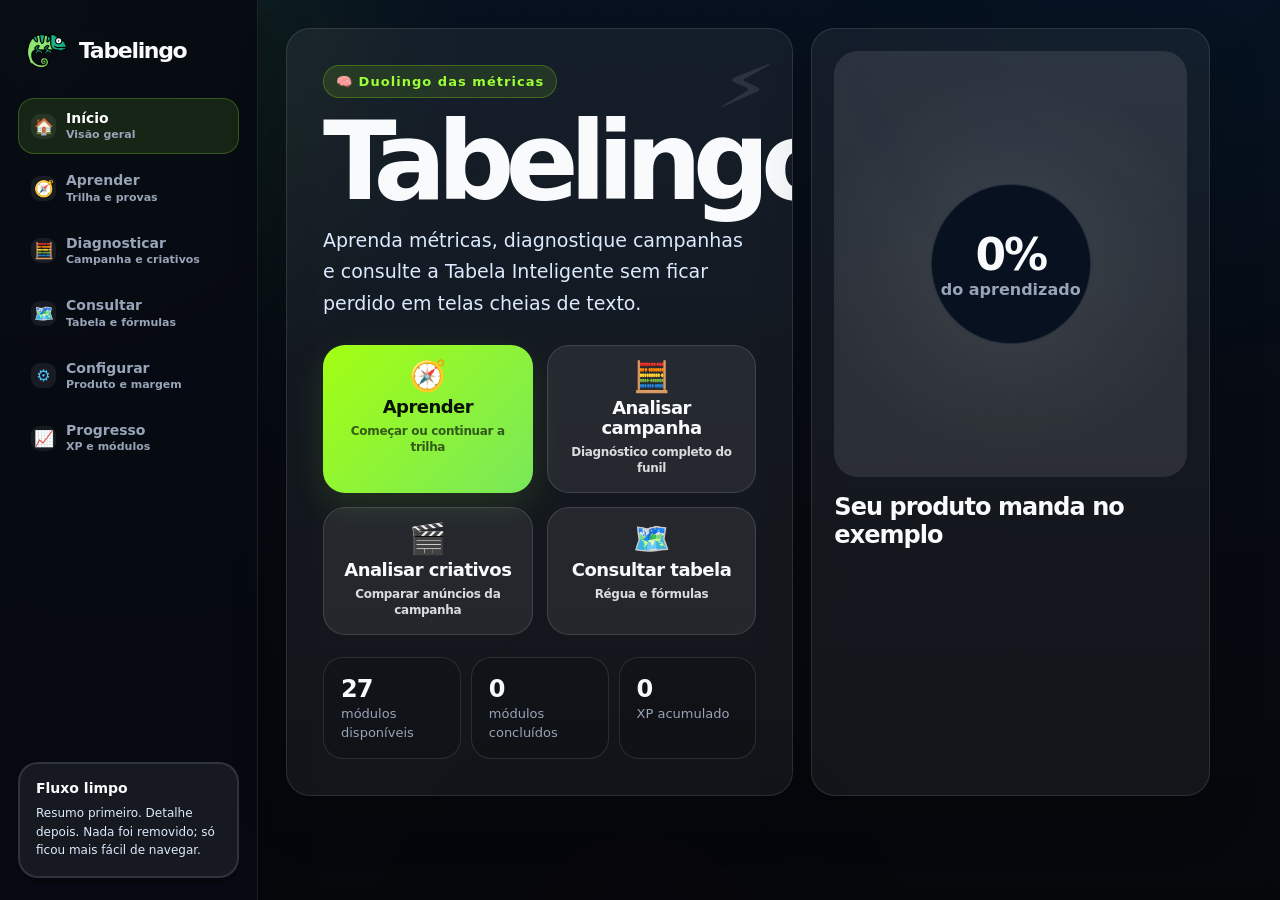
<file: index.html>
<!doctype html>
<html lang="pt-BR">
<head>
  <meta charset="utf-8" />
  <meta name="viewport" content="width=device-width, initial-scale=1, viewport-fit=cover" />
  <meta name="theme-color" content="#070b12" />
  <meta name="theme-color" content="#070b12" media="(prefers-color-scheme: dark)" />
  <meta name="theme-color" content="#ffffff" media="(prefers-color-scheme: light)" />
  <meta name="color-scheme" content="dark light" />
  <meta name="apple-mobile-web-app-capable" content="yes" />
  <meta name="mobile-web-app-capable" content="yes" />
  <meta name="apple-mobile-web-app-status-bar-style" content="black-translucent" />
  <meta name="apple-mobile-web-app-title" content="Tabelingo" />
  <meta http-equiv="Cache-Control" content="no-cache, no-store, must-revalidate" />
  <meta http-equiv="Pragma" content="no-cache" />
  <meta http-equiv="Expires" content="0" />
  <meta name="tabelingo-version" content="v17-premium-fx" />
  <meta name="description" content="Tabelingo: app PWA estilo Duolingo para aprender leitura de métricas em microtelas." />
  <title>Tabelingo</title>
  <link rel="icon" href="icon.svg" type="image/svg+xml" />
  <link rel="apple-touch-icon" href="icon-192.png" />
  <link rel="manifest" href="manifest.json?v=17-premium-fx" />

  <style>
    :root {
      --bg: #09070d;
      --panel: rgba(255, 255, 255, .075);
      --panel-2: rgba(255, 255, 255, .11);
      --line: rgba(255, 255, 255, .14);
      --text: #f8fbff;
      --soft: #dce7f6;
      --muted: #9aa7ba;
      --green: #a3ff12;
      --cyan: #38bdf8;
      --pink: #ff2bd6;
      --yellow: #ffe600;
      --bad: #fb7185;
      --good: #22c55e;
      --warn: #f59e0b;
      --radius: 28px;
      --radius-sm: 18px;
      --shadow: 0 24px 90px rgba(0,0,0,.42);
      --max: 980px;
      --font: Inter, ui-sans-serif, system-ui, -apple-system, BlinkMacSystemFont, "Segoe UI", sans-serif;
    }

    * { box-sizing: border-box; }

    html { scroll-behavior: smooth; }

    body {
      margin: 0;
      min-height: 100vh;
      font-family: var(--font);
      color: var(--text);
      background:
        radial-gradient(circle at top left, rgba(163,255,18,.18), transparent 34%),
        radial-gradient(circle at top right, rgba(255,43,214,.18), transparent 32%),
        linear-gradient(135deg, #09070d 0%, #15101f 54%, #050509 100%);
      overflow-x: hidden;
    }

    body::before {
      content: "";
      position: fixed;
      inset: 0;
      pointer-events: none;
      opacity: .20;
      background-image:
        linear-gradient(rgba(255,255,255,.04) 1px, transparent 1px),
        linear-gradient(90deg, rgba(255,255,255,.04) 1px, transparent 1px);
      background-size: 34px 34px;
      mask-image: radial-gradient(circle at center, black, transparent 78%);
      z-index: 0;
    }

    button, input { font: inherit; }

    button { cursor: pointer; }

    .app {
      position: relative;
      z-index: 1;
      min-height: 100vh;
      display: grid;
      grid-template-columns: 286px minmax(0, 1fr);
    }

    .sidebar {
      position: sticky;
      top: 0;
      height: 100vh;
      padding: 22px 18px;
      border-right: 1px solid var(--line);
      background: rgba(9, 7, 13, .86);
      backdrop-filter: blur(18px);
      display: flex;
      flex-direction: column;
      gap: 18px;
    }

    .brand {
      display: flex;
      gap: 12px;
      align-items: center;
      padding: 9px;
    }

    .logo img{width:100%;height:100%;object-fit:cover;border-radius:10px;display:block;}
    .logo {
      width: 48px;
      height: 48px;
      border-radius: 18px;
      display: grid;
      place-items: center;
      font-weight: 1000;
      color: #09070d;
      background: linear-gradient(135deg, var(--green), var(--cyan), var(--pink));
      box-shadow: 0 16px 42px rgba(163,255,18,.18);
    }

    .brand h1 {
      margin: 0;
      font-size: 19px;
      line-height: 1;
      letter-spacing: -.05em;
    }

    .brand p {
      margin: 4px 0 0;
      color: var(--muted);
      font-size: 12px;
    }

    .nav {
      display: grid;
      gap: 8px;
    }

    .nav button {
      width: 100%;
      border: 0;
      border-radius: 16px;
      padding: 13px 14px;
      display: flex;
      align-items: center;
      gap: 12px;
      background: transparent;
      color: var(--soft);
      text-align: left;
      transition: .18s ease;
    }

    .nav button.active,
    .nav button:hover {
      background: var(--panel-2);
      color: white;
    }

    .nav .icon {
      width: 25px;
      height: 25px;
      border-radius: 9px;
      display: grid;
      place-items: center;
      background: rgba(255,255,255,.08);
    }

    .side-card {
      margin-top: auto;
      padding: 16px;
      border: 1px solid var(--line);
      border-radius: 20px;
      background: rgba(255,255,255,.07);
    }

    .side-card strong {
      display: block;
      margin-bottom: 8px;
      font-size: 14px;
    }

    .side-card p {
      margin: 0;
      color: var(--muted);
      font-size: 12px;
      line-height: 1.55;
    }

    .mobile-bar {
      position: sticky;
      top: 0;
      z-index: 8;
      display: none;
      align-items: center;
      justify-content: space-between;
      padding: 14px 16px;
      border-bottom: 1px solid var(--line);
      background: rgba(9, 7, 13, .88);
      backdrop-filter: blur(18px);
    }

    .mobile-bar .brand { padding: 0; }

    .mobile-bar .logo img{width:100%;height:100%;object-fit:cover;border-radius:10px;display:block;}
    .logo {
      width: 40px;
      height: 40px;
      border-radius: 15px;
    }

    .menu-btn {
      border: 1px solid var(--line);
      border-radius: 14px;
      background: var(--panel);
      color: white;
      padding: 10px 12px;
    }

    main {
      min-width: 0;
      padding: 32px;
    }

    .page {
      display: none;
      max-width: var(--max);
      margin: 0 auto;
      animation: fadeUp .26s ease both;
    }

    .page.active { display: block; }

    @keyframes fadeUp {
      from { opacity: 0; transform: translateY(10px); }
      to { opacity: 1; transform: translateY(0); }
    }

    .card {
      border: 1px solid var(--line);
      border-radius: var(--radius);
      background: linear-gradient(180deg, rgba(255,255,255,.105), rgba(255,255,255,.06));
      box-shadow: var(--shadow);
    }

    .hero {
      display: grid;
      grid-template-columns: 1.05fr .95fr;
      gap: 20px;
      align-items: stretch;
    }

    .hero-main {
      padding: clamp(24px, 5vw, 46px);
      overflow: hidden;
      position: relative;
    }

    .hero-main::after {
      content: "⚡";
      position: absolute;
      right: 22px;
      top: 16px;
      font-size: 72px;
      opacity: .10;
      transform: rotate(12deg);
    }

    .eyebrow {
      display: inline-flex;
      align-items: center;
      gap: 8px;
      padding: 8px 12px;
      border-radius: 999px;
      background: rgba(163,255,18,.11);
      border: 1px solid rgba(163,255,18,.26);
      color: #dcff7a;
      font-weight: 900;
      font-size: 13px;
      margin-bottom: 18px;
    }

    h2 {
      margin: 0 0 14px;
      font-size: clamp(38px, 6vw, 70px);
      line-height: .94;
      letter-spacing: -.07em;
    }

    .lead {
      margin: 0;
      color: var(--soft);
      font-size: clamp(16px, 2vw, 19px);
      line-height: 1.65;
      max-width: 62ch;
    }

    .actions {
      display: flex;
      flex-wrap: wrap;
      gap: 12px;
      margin-top: 24px;
    }

    .btn {
      border: 0;
      border-radius: 18px;
      padding: 14px 18px;
      font-weight: 1000;
      color: #09070d;
      background: linear-gradient(135deg, var(--green), var(--cyan));
      box-shadow: 0 18px 42px rgba(56,189,248,.15);
      transition: .18s ease;
    }

    .btn:hover {
      transform: translateY(-2px);
      filter: brightness(1.04);
    }

    .btn.secondary {
      color: white;
      background: rgba(255,255,255,.09);
      border: 1px solid var(--line);
      box-shadow: none;
    }

    .btn.danger {
      background: rgba(251,113,133,.16);
      color: white;
      border: 1px solid rgba(251,113,133,.36);
      box-shadow: none;
    }

    .btn:disabled {
      opacity: .55;
      cursor: not-allowed;
      transform: none;
    }

    .dash-card {
      padding: 22px;
      display: grid;
      gap: 16px;
    }

    .meter {
      min-height: 240px;
      border-radius: 24px;
      display: grid;
      place-items: center;
      background:
        radial-gradient(circle at center, rgba(255,255,255,.09), rgba(255,255,255,.025)),
        conic-gradient(from -90deg, var(--green) var(--deg, 0deg), rgba(255,255,255,.12) 0);
      position: relative;
      overflow: hidden;
    }

    .meter::before {
      content: "";
      position: absolute;
      width: 158px;
      height: 158px;
      border-radius: 999px;
      background: #100b18;
      border: 1px solid var(--line);
    }

    .meter-content {
      position: relative;
      text-align: center;
    }

    .meter-content strong {
      display: block;
      font-size: 44px;
      letter-spacing: -.05em;
    }

    .meter-content span {
      color: var(--muted);
      font-weight: 800;
    }

    .section-head {
      display: flex;
      align-items: end;
      justify-content: space-between;
      gap: 16px;
      margin: 32px 0 16px;
    }

    .section-head h3 {
      margin: 0;
      font-size: clamp(25px, 3vw, 36px);
      letter-spacing: -.055em;
    }

    .section-head p {
      margin: 6px 0 0;
      color: var(--muted);
      line-height: 1.55;
    }

    .stats {
      display: grid;
      grid-template-columns: repeat(3, 1fr);
      gap: 14px;
      margin-top: 22px;
    }

    .stat {
      padding: 17px;
      border-radius: 20px;
      border: 1px solid var(--line);
      background: rgba(255,255,255,.07);
    }

    .stat strong {
      display: block;
      font-size: 24px;
      letter-spacing: -.04em;
    }

    .stat span {
      color: var(--muted);
      font-size: 13px;
    }

    .path {
      display: grid;
      gap: 16px;
      position: relative;
      padding: 6px 0;
    }

    .path::before {
      content: "";
      position: absolute;
      top: 26px;
      bottom: 26px;
      left: 42px;
      width: 4px;
      border-radius: 999px;
      background: rgba(255,255,255,.11);
    }

    .module-node {
      position: relative;
      display: grid;
      grid-template-columns: 84px minmax(0,1fr) auto;
      align-items: center;
      gap: 16px;
      min-height: 108px;
      padding: 18px;
      border: 1px solid var(--line);
      border-radius: var(--radius);
      background: rgba(255,255,255,.075);
      transition: .18s ease;
    }

    .module-node:hover {
      transform: translateY(-2px);
      border-color: rgba(163,255,18,.36);
      background: rgba(255,255,255,.1);
    }

    .node-badge {
      z-index: 1;
      width: 70px;
      height: 70px;
      border-radius: 24px;
      display: grid;
      place-items: center;
      font-weight: 1000;
      color: #09070d;
      background: linear-gradient(135deg, var(--yellow), var(--green));
      box-shadow: 0 18px 38px rgba(163,255,18,.16);
    }

    .node-badge.locked {
      background: rgba(255,255,255,.10);
      color: var(--soft);
      box-shadow: none;
    }

    .module-node h4 {
      margin: 0 0 7px;
      font-size: 21px;
      letter-spacing: -.035em;
    }

    .module-node p {
      margin: 0;
      color: var(--muted);
      line-height: 1.45;
    }

    .tags {
      margin-top: 10px;
      display: flex;
      flex-wrap: wrap;
      gap: 8px;
    }

    .tag {
      display: inline-flex;
      align-items: center;
      gap: 5px;
      padding: 6px 9px;
      border-radius: 999px;
      color: var(--soft);
      font-size: 12px;
      font-weight: 900;
      border: 1px solid rgba(255,255,255,.1);
      background: rgba(255,255,255,.08);
    }

    .empty {
      padding: 30px;
      text-align: center;
      border: 1px solid var(--line);
      border-radius: var(--radius);
      background: rgba(255,255,255,.07);
    }

    .empty .big {
      font-size: 54px;
      margin-bottom: 10px;
    }

    .empty h4 {
      margin: 0 0 8px;
      font-size: 24px;
      letter-spacing: -.04em;
    }

    .empty p {
      max-width: 620px;
      margin: 0 auto 18px;
      color: var(--muted);
      line-height: 1.6;
    }

    .lesson-top {
      margin-bottom: 18px;
    }

    .lesson-progress {
      display: grid;
      gap: 10px;
      margin-bottom: 18px;
    }

    .bar {
      height: 12px;
      border-radius: 999px;
      background: rgba(255,255,255,.1);
      overflow: hidden;
      border: 1px solid rgba(255,255,255,.08);
    }

    .bar-fill {
      height: 100%;
      width: 0%;
      border-radius: inherit;
      background: linear-gradient(90deg, var(--green), var(--cyan), var(--pink));
      transition: width .24s ease;
    }

    .lesson-screen {
      padding: clamp(22px, 4vw, 42px);
    }

    .lesson-screen h3 {
      margin: 0 0 12px;
      font-size: clamp(30px, 4vw, 48px);
      line-height: 1.02;
      letter-spacing: -.06em;
    }

    .lesson-screen .micro {
      margin: 0 0 16px;
      color: var(--muted);
      font-weight: 900;
      text-transform: uppercase;
      letter-spacing: .08em;
      font-size: 12px;
    }

    .lesson-text {
      color: var(--soft);
      font-size: clamp(17px, 2vw, 21px);
      line-height: 1.62;
      margin: 0;
      max-width: 760px;
    }

    .formula {
      margin-top: 18px;
      border-radius: 22px;
      padding: 18px;
      border: 1px solid rgba(163,255,18,.28);
      background: rgba(163,255,18,.09);
      color: #ecffd0;
      font-size: 18px;
      line-height: 1.5;
    }

    .mini-cards {
      margin-top: 18px;
      display: grid;
      gap: 12px;
    }

    .mini {
      padding: 15px;
      border-radius: 18px;
      border: 1px solid var(--line);
      background: rgba(255,255,255,.07);
      color: var(--soft);
      line-height: 1.5;
    }

    .mini.good {
      border-color: rgba(34,197,94,.45);
      background: rgba(34,197,94,.11);
    }

    .mini.warn {
      border-color: rgba(245,158,11,.45);
      background: rgba(245,158,11,.11);
    }

    .mini.bad {
      border-color: rgba(251,113,133,.45);
      background: rgba(251,113,133,.12);
    }

    .mini strong {
      display: block;
      color: white;
      margin-bottom: 5px;
    }

    .input-row {
      display: grid;
      gap: 10px;
      margin-top: 18px;
      max-width: 460px;
    }

    .money-input {
      width: 100%;
      border: 1px solid var(--line);
      border-radius: 18px;
      padding: 16px 18px;
      color: white;
      background: rgba(255,255,255,.08);
      outline: none;
      font-size: 22px;
      font-weight: 900;
      letter-spacing: -.03em;
    }

    .money-input:focus {
      border-color: rgba(163,255,18,.5);
      box-shadow: 0 0 0 4px rgba(163,255,18,.08);
    }

    .small-note {
      margin: 10px 0 0;
      color: var(--muted);
      font-size: 13px;
      line-height: 1.5;
    }

    .quiz-options {
      display: grid;
      gap: 11px;
      margin-top: 22px;
    }

    .option {
      display: grid;
      grid-template-columns: 42px minmax(0,1fr);
      gap: 12px;
      align-items: center;
      width: 100%;
      padding: 14px;
      border-radius: 18px;
      border: 1px solid var(--line);
      background: rgba(255,255,255,.07);
      color: white;
      text-align: left;
      transition: .18s ease;
    }

    .option:hover {
      background: rgba(255,255,255,.12);
      transform: translateY(-1px);
    }

    .option .letter {
      width: 38px;
      height: 38px;
      border-radius: 14px;
      display: grid;
      place-items: center;
      font-weight: 1000;
      color: #09070d;
      background: rgba(255,255,255,.82);
    }

    .option.correct {
      border-color: rgba(34,197,94,.7);
      background: rgba(34,197,94,.15);
    }

    .option.wrong {
      border-color: rgba(251,113,133,.62);
      background: rgba(251,113,133,.13);
    }

    .feedback {
      display: none;
      margin-top: 18px;
      padding: 17px;
      border-radius: 20px;
      border: 1px solid var(--line);
      background: rgba(255,255,255,.08);
      color: var(--soft);
      line-height: 1.6;
    }

    .feedback.show { display: block; }

    .feedback.good {
      border-color: rgba(34,197,94,.52);
      background: rgba(34,197,94,.12);
    }

    .feedback.bad {
      border-color: rgba(251,113,133,.5);
      background: rgba(251,113,133,.11);
    }

    .lesson-actions {
      display: flex;
      flex-wrap: wrap;
      gap: 12px;
      margin-top: 22px;
    }

    .complete {
      text-align: center;
      padding: clamp(26px, 5vw, 48px);
    }

    .complete .big {
      font-size: 72px;
      margin-bottom: 10px;
    }

    .complete h3 {
      margin: 0 0 12px;
      font-size: clamp(34px, 5vw, 58px);
      letter-spacing: -.065em;
      line-height: 1;
    }

    .complete p {
      margin: 0 auto;
      max-width: 640px;
      color: var(--soft);
      line-height: 1.6;
      font-size: 18px;
    }

    .settings-grid {
      display: grid;
      grid-template-columns: 1fr 1fr;
      gap: 16px;
      margin-top: 18px;
    }

    .settings-box {
      padding: 20px;
      border: 1px solid var(--line);
      border-radius: 22px;
      background: rgba(255,255,255,.07);
    }

    .settings-box h4 {
      margin: 0 0 8px;
      font-size: 18px;
    }

    .settings-box p {
      margin: 0;
      color: var(--muted);
      line-height: 1.55;
    }

    .toast {
      position: fixed;
      right: 22px;
      bottom: 22px;
      z-index: 30;
      max-width: 360px;
      padding: 14px 16px;
      border-radius: 18px;
      border: 1px solid var(--line);
      background: rgba(15,12,22,.94);
      box-shadow: var(--shadow);
      color: white;
      opacity: 0;
      transform: translateY(18px);
      pointer-events: none;
      transition: .22s ease;
    }

    .toast.show {
      opacity: 1;
      transform: translateY(0);
    }

    .hidden { display: none !important; }

    @media (max-width: 960px) {
      .app { display: block; }
      .mobile-bar { display: flex; }
      .sidebar {
        position: fixed;
        z-index: 10;
        inset: 69px 0 auto 0;
        height: auto;
        max-height: calc(100vh - 69px);
        overflow: auto;
        transform: translateY(-125%);
        transition: .22s ease;
      }
      .sidebar.open { transform: translateY(0); }
      .sidebar .brand { display: none; }
      main { padding: 22px 16px 38px; }
      .hero { grid-template-columns: 1fr; }
      .stats, .settings-grid { grid-template-columns: 1fr; }
      .module-node {
        grid-template-columns: 72px minmax(0,1fr);
      }
      .module-node .btn {
        grid-column: 1 / -1;
        justify-self: stretch;
      }
      .path::before { left: 36px; }
      .node-badge {
        width: 60px;
        height: 60px;
        border-radius: 20px;
      }
    }

    @media (max-width: 560px) {
      h2 { font-size: 42px; }
      .lesson-screen { border-radius: 22px; }
      .option {
        grid-template-columns: 36px minmax(0,1fr);
        padding: 12px;
      }
      .option .letter {
        width: 32px;
        height: 32px;
        border-radius: 12px;
      }
    }
  
    /* ===========================
       TRILHA GAMIFICADA — VERSÃO DUOLINGO UNDERGROUND
       =========================== */

    .gamified-overview {
      display: grid;
      gap: 14px;
      margin: 4px 0 22px;
    }

    .player-strip {
      display: grid;
      grid-template-columns: repeat(4, 1fr);
      gap: 10px;
    }

    .player-pill {
      border: 1px solid var(--line);
      border-radius: 20px;
      background: rgba(255,255,255,.075);
      padding: 14px;
      min-height: 74px;
    }

    .player-pill strong {
      display: block;
      font-size: 22px;
      letter-spacing: -.04em;
    }

    .player-pill span {
      display: block;
      margin-top: 2px;
      color: var(--muted);
      font-size: 12px;
      font-weight: 900;
      text-transform: uppercase;
      letter-spacing: .06em;
    }

    .next-card {
      display: grid;
      grid-template-columns: minmax(0,1fr) auto;
      gap: 14px;
      align-items: center;
      border: 1px solid rgba(163,255,18,.22);
      border-radius: 28px;
      background:
        linear-gradient(135deg, rgba(163,255,18,.16), rgba(56,189,248,.09)),
        rgba(255,255,255,.075);
      padding: 18px;
      box-shadow: 0 18px 50px rgba(0,0,0,.18);
    }

    .next-card .micro {
      margin: 0 0 6px;
      color: var(--green);
      font-weight: 1000;
      font-size: 12px;
      text-transform: uppercase;
      letter-spacing: .09em;
    }

    .next-card h4 {
      margin: 0 0 6px;
      font-size: clamp(22px, 3vw, 30px);
      line-height: 1.05;
      letter-spacing: -.055em;
    }

    .next-card p {
      margin: 0;
      color: var(--soft);
      line-height: 1.45;
    }

    .unit-road {
      display: grid;
      gap: 24px;
    }

    .unit-block {
      position: relative;
      padding: 0 0 4px;
    }

    .unit-banner {
      position: sticky;
      top: 8px;
      z-index: 2;
      border: 1px solid rgba(255,255,255,.12);
      border-radius: 28px;
      padding: 18px;
      background:
        linear-gradient(135deg, rgba(56,189,248,.20), rgba(255,43,214,.11)),
        rgba(14, 9, 24, .92);
      backdrop-filter: blur(12px);
      box-shadow: 0 18px 55px rgba(0,0,0,.18);
      display: grid;
      grid-template-columns: 58px minmax(0,1fr) auto;
      align-items: center;
      gap: 14px;
      margin-bottom: 18px;
    }

    .unit-emoji {
      width: 58px;
      height: 58px;
      display: grid;
      place-items: center;
      border-radius: 20px;
      background: rgba(255,255,255,.10);
      border: 1px solid rgba(255,255,255,.12);
      font-size: 30px;
    }

    .unit-banner .micro {
      margin: 0 0 4px;
      color: var(--green);
      font-size: 12px;
      font-weight: 1000;
      letter-spacing: .12em;
      text-transform: uppercase;
    }

    .unit-banner h3 {
      margin: 0;
      font-size: clamp(22px, 3vw, 34px);
      line-height: 1.02;
      letter-spacing: -.06em;
    }

    .unit-banner p {
      margin: 6px 0 0;
      color: var(--muted);
      line-height: 1.45;
    }

    .unit-progress {
      min-width: 118px;
      text-align: right;
      color: var(--soft);
      font-weight: 1000;
    }

    .unit-progress span {
      display: block;
      color: var(--muted);
      font-size: 12px;
      text-transform: uppercase;
      letter-spacing: .08em;
      margin-bottom: 5px;
    }

    .road-path {
      position: relative;
      display: grid;
      gap: 18px;
      padding: 8px 0 10px;
    }

    .road-path::before {
      content: "";
      position: absolute;
      top: 22px;
      bottom: 22px;
      left: 50%;
      width: 7px;
      transform: translateX(-50%);
      border-radius: 999px;
      background:
        linear-gradient(180deg, rgba(163,255,18,.35), rgba(56,189,248,.18), rgba(255,255,255,.08));
      opacity: .85;
    }

    .road-node {
      position: relative;
      z-index: 1;
      width: min(100%, 520px);
      display: grid;
      grid-template-columns: 92px minmax(0,1fr);
      gap: 14px;
      align-items: center;
      padding: 16px;
      border-radius: 28px;
      border: 1px solid rgba(255,255,255,.12);
      background: rgba(255,255,255,.075);
      box-shadow: 0 18px 48px rgba(0,0,0,.18);
      transition: .18s ease;
    }

    .road-node.left {
      justify-self: start;
    }

    .road-node.right {
      justify-self: end;
    }

    .road-node.center {
      justify-self: center;
    }

    .road-node.unlocked:hover {
      transform: translateY(-3px) scale(1.01);
      border-color: rgba(163,255,18,.38);
      background: rgba(255,255,255,.10);
    }

    .road-node.current {
      border-color: rgba(163,255,18,.52);
      box-shadow: 0 0 0 4px rgba(163,255,18,.08), 0 22px 60px rgba(163,255,18,.08);
    }

    .road-node.locked {
      opacity: .62;
      filter: grayscale(.45);
    }

    .road-stone {
      width: 78px;
      height: 78px;
      border: 0;
      border-radius: 28px;
      display: grid;
      place-items: center;
      color: #09070d;
      background: linear-gradient(135deg, var(--green), var(--cyan));
      font-weight: 1000;
      font-size: 22px;
      box-shadow: 0 14px 0 rgba(0,0,0,.22), 0 20px 46px rgba(56,189,248,.16);
      transition: .15s ease;
      position: relative;
    }

    .road-stone::after {
      content: "";
      position: absolute;
      inset: 10px 12px auto auto;
      width: 22px;
      height: 14px;
      border-radius: 999px;
      background: rgba(255,255,255,.45);
      transform: rotate(-26deg);
    }

    .road-stone:disabled {
      cursor: not-allowed;
      transform: none;
      box-shadow: none;
      color: rgba(255,255,255,.62);
      background: rgba(255,255,255,.12);
    }

    .road-node.completed .road-stone {
      background: linear-gradient(135deg, var(--yellow), var(--green));
    }

    .road-node.current .road-stone {
      animation: pulseStone 1.5s ease-in-out infinite;
    }

    @keyframes pulseStone {
      0%, 100% { transform: translateY(0); }
      50% { transform: translateY(-4px); }
    }

    .road-copy h4 {
      margin: 0 0 5px;
      font-size: 20px;
      letter-spacing: -.045em;
      line-height: 1.1;
    }

    .road-copy p {
      margin: 0;
      color: var(--muted);
      line-height: 1.42;
      font-size: 14px;
    }

    .road-copy .tags {
      margin-top: 8px;
    }

    .locked-note {
      margin-top: 8px;
      display: inline-flex;
      align-items: center;
      gap: 6px;
      color: var(--muted);
      font-size: 12px;
      font-weight: 900;
      text-transform: uppercase;
      letter-spacing: .06em;
    }

    @media (max-width: 760px) {
      .player-strip {
        grid-template-columns: repeat(2, 1fr);
      }

      .next-card {
        grid-template-columns: 1fr;
      }

      .unit-banner {
        grid-template-columns: 48px minmax(0,1fr);
      }

      .unit-emoji {
        width: 48px;
        height: 48px;
        border-radius: 18px;
        font-size: 24px;
      }

      .unit-progress {
        grid-column: 1 / -1;
        text-align: left;
      }

      .road-path::before {
        left: 39px;
        transform: none;
      }

      .road-node,
      .road-node.left,
      .road-node.right,
      .road-node.center {
        justify-self: stretch;
        width: 100%;
        grid-template-columns: 82px minmax(0,1fr);
      }

      .road-stone {
        width: 70px;
        height: 70px;
        border-radius: 25px;
      }
    }

  
    /* ==========================================================
       TABELINGO — MAPA COLORIDO DE TESTE
       Interface mobile-first estilo caminho de pedras.
       ========================================================== */

    :root {
      --game-bg: #071824;
      --game-bg-2: #11102f;
      --game-lime: #91ff2f;
      --game-green: #10e7a5;
      --game-cyan: #35d7ff;
      --game-blue: #316bff;
      --game-purple: #9c4dff;
      --game-pink: #ff4fd8;
      --game-orange: #ff9f1c;
      --game-yellow: #ffe66d;
      --game-locked: #526072;
    }

    body {
      background:
        radial-gradient(circle at 20% 0%, rgba(145,255,47,.18), transparent 28%),
        radial-gradient(circle at 82% 12%, rgba(255,79,216,.24), transparent 30%),
        radial-gradient(circle at 50% 78%, rgba(53,215,255,.14), transparent 34%),
        linear-gradient(180deg, #08131f, #070711 58%, #05040a);
    }

    #page-path {
      max-width: 560px;
    }

    #page-path .section-head {
      display: none;
    }

    .path {
      display: block;
    }

    .play-shell {
      width: min(100%, 540px);
      margin: 0 auto;
      padding: 0 0 42px;
    }

    .game-top {
      position: sticky;
      top: 10px;
      z-index: 20;
      border-radius: 32px;
      padding: 16px;
      border: 1px solid rgba(255,255,255,.14);
      background:
        linear-gradient(135deg, rgba(12,27,45,.92), rgba(33,15,58,.90)),
        rgba(10, 10, 18, .92);
      box-shadow: 0 20px 70px rgba(0,0,0,.35);
      backdrop-filter: blur(18px);
      margin-bottom: 22px;
    }

    .game-headline {
      display: flex;
      align-items: center;
      justify-content: space-between;
      gap: 12px;
      margin-bottom: 12px;
    }

    .game-title h2 {
      margin: 0;
      font-size: clamp(28px, 8vw, 44px);
      line-height: .94;
      letter-spacing: -.075em;
    }

    .game-title p {
      margin: 8px 0 0;
      color: var(--soft);
      line-height: 1.35;
      font-weight: 800;
    }

    .test-pill {
      display: inline-flex;
      gap: 8px;
      align-items: center;
      padding: 10px 12px;
      border-radius: 999px;
      background: rgba(145,255,47,.15);
      color: var(--game-lime);
      border: 1px solid rgba(145,255,47,.35);
      font-size: 12px;
      font-weight: 1000;
      text-transform: uppercase;
      letter-spacing: .08em;
      white-space: nowrap;
    }

    .game-stats {
      display: grid;
      grid-template-columns: repeat(4, 1fr);
      gap: 8px;
      margin: 12px 0;
    }

    .game-stat {
      border-radius: 20px;
      padding: 12px 10px;
      background: rgba(255,255,255,.08);
      border: 1px solid rgba(255,255,255,.10);
      min-height: 64px;
    }

    .game-stat strong {
      display: block;
      font-size: 21px;
      line-height: 1;
      color: #fff;
      letter-spacing: -.05em;
    }

    .game-stat span {
      display: block;
      margin-top: 6px;
      color: var(--muted);
      font-size: 10px;
      font-weight: 1000;
      letter-spacing: .08em;
      text-transform: uppercase;
    }

    .continue-card {
      display: grid;
      grid-template-columns: minmax(0,1fr);
      gap: 12px;
      border-radius: 26px;
      padding: 16px;
      background:
        linear-gradient(135deg, rgba(145,255,47,.22), rgba(53,215,255,.14)),
        rgba(255,255,255,.08);
      border: 1px solid rgba(145,255,47,.30);
      box-shadow: inset 0 1px 0 rgba(255,255,255,.16);
    }

    .continue-card .micro {
      color: var(--game-lime);
      margin: 0 0 5px;
      font-size: 11px;
      font-weight: 1000;
      letter-spacing: .12em;
      text-transform: uppercase;
    }

    .continue-card h3 {
      margin: 0;
      font-size: 22px;
      line-height: 1;
      letter-spacing: -.055em;
    }

    .continue-card p {
      margin: 6px 0 0;
      color: var(--soft);
      line-height: 1.38;
      font-weight: 750;
    }

    .continue-card .btn {
      width: 100%;
      border-radius: 20px;
      background: linear-gradient(135deg, var(--game-lime), var(--game-cyan));
      color: #061018;
    }

    .map-unit {
      position: relative;
      margin: 26px 0 34px;
    }

    .unit-ticket {
      position: relative;
      z-index: 4;
      border-radius: 32px;
      padding: 18px;
      display: grid;
      grid-template-columns: 58px minmax(0, 1fr);
      gap: 14px;
      align-items: center;
      color: #fff;
      border: 1px solid rgba(255,255,255,.16);
      box-shadow: 0 20px 70px rgba(0,0,0,.25);
      overflow: hidden;
    }

    .unit-ticket::before {
      content: "";
      position: absolute;
      inset: 0;
      opacity: .9;
      background:
        radial-gradient(circle at 16% 20%, rgba(255,255,255,.24), transparent 22%),
        linear-gradient(135deg, var(--u1), var(--u2));
      z-index: -1;
    }

    .unit-ticket::after {
      content: "";
      position: absolute;
      right: -35px;
      top: -45px;
      width: 150px;
      height: 150px;
      border-radius: 50%;
      background: rgba(255,255,255,.12);
      z-index: -1;
    }

    .unit-color-0 { --u1: #0ea5e9; --u2: #7c3aed; }
    .unit-color-1 { --u1: #10b981; --u2: #0ea5e9; }
    .unit-color-2 { --u1: #f59e0b; --u2: #ec4899; }
    .unit-color-3 { --u1: #22c55e; --u2: #2563eb; }
    .unit-color-4 { --u1: #8b5cf6; --u2: #db2777; }
    .unit-color-5 { --u1: #ef4444; --u2: #f97316; }

    .unit-icon {
      width: 58px;
      height: 58px;
      border-radius: 22px;
      display: grid;
      place-items: center;
      font-size: 28px;
      background: rgba(255,255,255,.17);
      border: 1px solid rgba(255,255,255,.20);
      box-shadow: inset 0 1px 0 rgba(255,255,255,.22);
    }

    .unit-ticket .micro {
      margin: 0 0 5px;
      color: var(--game-lime);
      font-size: 11px;
      font-weight: 1000;
      letter-spacing: .14em;
      text-transform: uppercase;
    }

    .unit-ticket h3 {
      margin: 0;
      font-size: 24px;
      line-height: 1.02;
      letter-spacing: -.06em;
    }

    .unit-ticket p {
      margin: 7px 0 0;
      color: rgba(255,255,255,.78);
      line-height: 1.35;
      font-weight: 800;
    }

    .unit-mini-progress {
      grid-column: 1 / -1;
      display: grid;
      grid-template-columns: auto minmax(0,1fr) auto;
      gap: 10px;
      align-items: center;
      margin-top: 2px;
      color: rgba(255,255,255,.88);
      font-size: 12px;
      font-weight: 1000;
      text-transform: uppercase;
      letter-spacing: .08em;
    }

    .unit-mini-progress .bar {
      height: 10px;
      background: rgba(0,0,0,.22);
    }

    .stone-lane {
      --lane-w: min(100%, 430px);
      width: var(--lane-w);
      margin: 10px auto 0;
      position: relative;
    }

    .lane-svg {
      position: absolute;
      inset: 0;
      width: 100%;
      height: 100%;
      overflow: visible;
      z-index: 0;
      pointer-events: none;
    }

    .lane-svg path {
      fill: none;
      stroke: rgba(255,255,255,.18);
      stroke-width: 3.4;
      stroke-linecap: round;
      stroke-dasharray: 8 10;
    }

    .lane-svg path.glow {
      stroke-width: 7;
      opacity: .48;
      filter: drop-shadow(0 0 12px rgba(53,215,255,.30));
      stroke-dasharray: none;
    }

    .stone-node {
      position: absolute;
      z-index: 2;
      width: 154px;
      transform: translate(-50%, -50%);
      display: grid;
      justify-items: center;
      gap: 8px;
    }

    .stone-button {
      width: 86px;
      height: 86px;
      border-radius: 32px;
      border: 0;
      display: grid;
      place-items: center;
      cursor: pointer;
      color: #061018;
      font-size: 28px;
      font-weight: 1000;
      position: relative;
      background: linear-gradient(135deg, var(--game-lime), var(--game-cyan));
      box-shadow:
        0 12px 0 rgba(0,0,0,.28),
        0 22px 50px rgba(53,215,255,.22),
        inset 0 2px 0 rgba(255,255,255,.45);
      transition: transform .16s ease, filter .16s ease;
    }

    .stone-button::after {
      content: "";
      position: absolute;
      top: 13px;
      right: 15px;
      width: 26px;
      height: 16px;
      border-radius: 999px;
      background: rgba(255,255,255,.45);
      transform: rotate(-28deg);
    }

    .stone-button:hover {
      transform: translateY(-4px) scale(1.04);
      filter: saturate(1.14);
    }

    .stone-node.current .stone-button {
      animation: stonePulse 1.35s ease-in-out infinite;
      box-shadow:
        0 12px 0 rgba(0,0,0,.28),
        0 0 0 7px rgba(145,255,47,.12),
        0 22px 60px rgba(145,255,47,.24),
        inset 0 2px 0 rgba(255,255,255,.50);
    }

    .stone-node.done .stone-button {
      background: linear-gradient(135deg, var(--game-yellow), var(--game-orange));
      color: #1b1000;
      box-shadow:
        0 12px 0 rgba(0,0,0,.28),
        0 22px 55px rgba(255,159,28,.22),
        inset 0 2px 0 rgba(255,255,255,.45);
    }

    .stone-node.locked .stone-button {
      cursor: pointer;
      background: linear-gradient(135deg, #7b8497, #455063);
      color: rgba(255,255,255,.70);
      box-shadow:
        0 10px 0 rgba(0,0,0,.22),
        0 18px 45px rgba(0,0,0,.20),
        inset 0 2px 0 rgba(255,255,255,.18);
      filter: grayscale(.18);
    }

    .stone-node.test-unlocked .stone-button {
      background: linear-gradient(135deg, #89ff3f, #39d9ff);
    }

    @keyframes stonePulse {
      0%, 100% { transform: translateY(0) scale(1); }
      50% { transform: translateY(-7px) scale(1.05); }
    }

    .stone-label {
      max-width: 166px;
      border-radius: 999px;
      padding: 9px 12px;
      background: rgba(8,12,24,.78);
      border: 1px solid rgba(255,255,255,.14);
      color: #fff;
      font-size: 12px;
      font-weight: 1000;
      line-height: 1.15;
      text-align: center;
      box-shadow: 0 10px 26px rgba(0,0,0,.18);
      backdrop-filter: blur(12px);
      cursor: pointer;
    }

    .stone-meta {
      display: flex;
      gap: 6px;
      align-items: center;
      justify-content: center;
      flex-wrap: wrap;
      margin-top: -3px;
    }

    .stone-chip {
      padding: 5px 8px;
      border-radius: 999px;
      background: rgba(255,255,255,.11);
      color: rgba(255,255,255,.74);
      border: 1px solid rgba(255,255,255,.12);
      font-size: 10px;
      font-weight: 950;
      line-height: 1;
    }

    .reward-node .stone-button {
      background: linear-gradient(135deg, #ffe66d, #ff4fd8);
      font-size: 34px;
    }

    .boss-node .stone-button {
      background: linear-gradient(135deg, #ff4fd8, #9c4dff);
      color: white;
    }

    .arena-node .stone-button {
      background: linear-gradient(135deg, #ff9f1c, #ff3131);
      color: white;
    }

    .unit-complete-badge {
      position: absolute;
      left: 50%;
      bottom: 0;
      transform: translate(-50%, 50%);
      display: inline-flex;
      align-items: center;
      gap: 8px;
      padding: 9px 12px;
      border-radius: 999px;
      color: #061018;
      background: linear-gradient(135deg, var(--game-yellow), var(--game-lime));
      font-size: 12px;
      font-weight: 1000;
      box-shadow: 0 16px 40px rgba(145,255,47,.18);
      white-space: nowrap;
    }

    @media (min-width: 980px) {
      #page-path {
        max-width: 640px;
      }

      .play-shell {
        width: min(100%, 610px);
      }

      .stone-lane {
        --lane-w: 500px;
      }

      .stone-node {
        width: 172px;
      }
    }

    @media (max-width: 760px) {
      main {
        padding: 18px 14px 90px;
      }

      #page-path {
        max-width: 100%;
      }

      .game-top {
        top: 72px;
        border-radius: 26px;
      }

      .game-headline {
        display: grid;
        grid-template-columns: 1fr;
      }

      .game-stats {
        grid-template-columns: repeat(2, 1fr);
      }

      .unit-ticket {
        border-radius: 26px;
        grid-template-columns: 48px minmax(0,1fr);
      }

      .unit-icon {
        width: 48px;
        height: 48px;
        border-radius: 18px;
        font-size: 24px;
      }

      .stone-lane {
        --lane-w: min(100%, 360px);
      }

      .stone-button {
        width: 76px;
        height: 76px;
        border-radius: 29px;
        font-size: 24px;
      }

      .stone-node {
        width: 136px;
      }

      .stone-label {
        font-size: 11px;
        max-width: 138px;
        padding: 8px 10px;
      }
    }

  
    /* ==========================================================
       TABELINGO — DUO COLORS + PROVAS DE UNIDADE
       Paleta usada: #58CC02, #58A700, #1CB0F6, #FFC800,
       #FF4B4B, #CE82FF, #4B4B4B, #FFFFFF.
       ========================================================== */

    :root {
      --bg: #ffffff;
      --panel: #ffffff;
      --panel-2: #f7f7f7;
      --line: #e5e5e5;
      --text: #4b4b4b;
      --soft: #4b4b4b;
      --muted: #777777;
      --green: #58cc02;
      --green-dark: #58a700;
      --green-light: #89e219;
      --cyan: #1cb0f6;
      --blue: #2b70c9;
      --pink: #ce82ff;
      --yellow: #ffc800;
      --orange: #ff9600;
      --bad: #ff4b4b;
      --good: #58cc02;
      --warn: #ffc800;
      --radius: 22px;
      --radius-sm: 16px;
      --shadow: 0 18px 0 rgba(0,0,0,.07);
      --max: 980px;
    }

    body {
      color: var(--text);
      background:
        radial-gradient(circle at 20% -10%, rgba(137,226,25,.22), transparent 28%),
        radial-gradient(circle at 100% 10%, rgba(28,176,246,.16), transparent 26%),
        linear-gradient(180deg, #ffffff 0%, #f7f7f7 55%, #eef7ff 100%);
    }

    body::before {
      opacity: .38;
      background-image:
        radial-gradient(circle, rgba(88,204,2,.13) 2px, transparent 2.5px),
        radial-gradient(circle, rgba(28,176,246,.10) 2px, transparent 2.5px);
      background-position: 0 0, 18px 18px;
      background-size: 36px 36px;
      mask-image: linear-gradient(180deg, black, transparent 88%);
    }

    .sidebar, .mobile-bar {
      background: rgba(255,255,255,.92);
      border-color: #e5e5e5;
      color: #4b4b4b;
      box-shadow: 0 10px 30px rgba(0,0,0,.05);
    }

    .brand h1, .section-head h3, .hero h2, .card h3,
    .lesson-screen h3, .module-node h4, .road-copy h4,
    .game-title h2, .unit-ticket h3, .continue-card h3, .stone-label {
      color: #4b4b4b;
    }

    .brand p, .section-head p, .side-card p, .lesson-text, .small-note {
      color: #777777;
    }

    .logo img{width:100%;height:100%;object-fit:cover;border-radius:10px;display:block;}
    .logo {
      background: #58cc02;
      color: white;
      box-shadow: 0 6px 0 #58a700;
      border-radius: 16px;
    }

    .nav button { color: #777; }
    .nav button.active, .nav button:hover { background: #e5f8d5; color: #58a700; }
    .nav .icon { background: #f0f0f0; color: #58a700; }

    .side-card, .card, .stat-card, .module-node, .mini, .option {
      background: white;
      border-color: #e5e5e5;
      color: #4b4b4b;
      box-shadow: 0 4px 0 #e5e5e5;
    }

    .btn {
      background: #58cc02;
      color: white;
      box-shadow: 0 5px 0 #58a700;
      border-radius: 16px;
      text-transform: uppercase;
      letter-spacing: .02em;
      font-weight: 1000;
    }

    .btn:hover { transform: translateY(-1px); }
    .btn:active { transform: translateY(4px); box-shadow: 0 1px 0 #58a700; }

    .btn.secondary {
      background: white;
      color: #1cb0f6;
      border: 2px solid #e5e5e5;
      box-shadow: 0 4px 0 #e5e5e5;
    }

    .bar { background: #e5e5e5; }
    .bar-fill { background: #58cc02; }

    #page-path { max-width: 560px; }
    #page-path .section-head { display: none; }
    .path { display: block; }

    .play-shell { width: min(100%, 540px); margin: 0 auto; padding: 0 0 34px; }

    .game-top {
      position: sticky;
      top: 10px;
      z-index: 20;
      border-radius: 24px;
      padding: 16px;
      border: 2px solid #e5e5e5;
      background: rgba(255,255,255,.96);
      box-shadow: 0 8px 0 #e5e5e5, 0 16px 30px rgba(0,0,0,.06);
      backdrop-filter: blur(12px);
      margin-bottom: 20px;
    }

    .game-headline { display: flex; align-items: center; justify-content: space-between; gap: 12px; margin-bottom: 12px; }

    .game-title h2 { margin: 0; font-size: clamp(31px, 8vw, 44px); line-height: .94; letter-spacing: -.065em; }
    .game-title p { margin: 8px 0 0; color: #777; line-height: 1.35; font-weight: 800; }

    .test-pill {
      display: inline-flex;
      gap: 8px;
      align-items: center;
      padding: 10px 12px;
      border-radius: 999px;
      background: #ddf4ff;
      color: #1cb0f6;
      border: 2px solid #84d8ff;
      font-size: 12px;
      font-weight: 1000;
      text-transform: uppercase;
      letter-spacing: .08em;
      white-space: nowrap;
      box-shadow: 0 3px 0 #84d8ff;
    }

    .game-stats { display: grid; grid-template-columns: repeat(4, 1fr); gap: 8px; margin: 12px 0; }
    .game-stat {
      border-radius: 18px; padding: 12px 10px; background: #ffffff; border: 2px solid #e5e5e5;
      min-height: 64px; box-shadow: 0 4px 0 #e5e5e5;
    }
    .game-stat strong { display: block; font-size: 21px; line-height: 1; color: #4b4b4b; letter-spacing: -.05em; }
    .game-stat span { display: block; margin-top: 6px; color: #777; font-size: 10px; font-weight: 1000; letter-spacing: .08em; text-transform: uppercase; }

    .continue-card {
      display: grid; grid-template-columns: minmax(0,1fr); gap: 12px; border-radius: 22px; padding: 16px;
      background: #f0ffe2; border: 2px solid #b7ef99; box-shadow: 0 5px 0 #b7ef99;
    }
    .continue-card .micro { color: #58a700; margin: 0 0 5px; font-size: 11px; font-weight: 1000; letter-spacing: .12em; text-transform: uppercase; }
    .continue-card h3 { margin: 0; font-size: 22px; line-height: 1; letter-spacing: -.055em; }
    .continue-card p { margin: 6px 0 0; color: #777; line-height: 1.38; font-weight: 750; }
    .continue-card .btn { width: 100%; }

    .map-unit { position: relative; margin: 26px 0 30px; }

    .unit-ticket {
      position: relative; z-index: 4; border-radius: 24px; padding: 18px; display: grid;
      grid-template-columns: 58px minmax(0, 1fr); gap: 14px; align-items: center; color: #4b4b4b;
      border: 2px solid #e5e5e5; box-shadow: 0 6px 0 #e5e5e5; overflow: hidden; background: white;
    }

    .unit-ticket::before {
      content: ""; position: absolute; inset: 0; opacity: .78;
      background: radial-gradient(circle at 16% 20%, rgba(255,255,255,.70), transparent 22%),
                  linear-gradient(135deg, var(--u1), var(--u2));
      z-index: -1;
    }

    .unit-color-0 { --u1: #ddf4ff; --u2: #e5f8d5; }
    .unit-color-1 { --u1: #e5f8d5; --u2: #ddf4ff; }
    .unit-color-2 { --u1: #fff4cc; --u2: #f3e5ff; }
    .unit-color-3 { --u1: #e5f8d5; --u2: #d6ecff; }
    .unit-color-4 { --u1: #f3e5ff; --u2: #ffe2e2; }
    .unit-color-5 { --u1: #ffe2e2; --u2: #fff4cc; }

    .unit-icon {
      width: 58px; height: 58px; border-radius: 20px; display: grid; place-items: center; font-size: 28px;
      background: white; border: 2px solid #e5e5e5; box-shadow: 0 4px 0 #e5e5e5;
    }
    .unit-ticket .micro { margin: 0 0 5px; color: #58a700; font-size: 11px; font-weight: 1000; letter-spacing: .14em; text-transform: uppercase; }
    .unit-ticket h3 { margin: 0; font-size: 24px; line-height: 1.02; letter-spacing: -.06em; }
    .unit-ticket p { margin: 7px 0 0; color: #777; line-height: 1.35; font-weight: 800; }

    .unit-mini-progress {
      grid-column: 1 / -1; display: grid; grid-template-columns: auto minmax(0,1fr) auto; gap: 10px;
      align-items: center; margin-top: 2px; color: #777; font-size: 12px; font-weight: 1000;
      text-transform: uppercase; letter-spacing: .08em;
    }

    .stone-lane { --lane-w: min(100%, 430px); width: var(--lane-w); margin: 10px auto 0; position: relative; }
    .lane-svg { position: absolute; inset: 0; width: 100%; height: 100%; overflow: visible; z-index: 0; pointer-events: none; }
    .lane-svg path { fill: none; stroke: #d9d9d9; stroke-width: 3.6; stroke-linecap: round; stroke-dasharray: 8 10; }
    .lane-svg path.glow { stroke-width: 7; opacity: .45; filter: drop-shadow(0 0 10px rgba(88,204,2,.25)); stroke-dasharray: none; }

    .stone-node {
      position: absolute; z-index: 2; width: 154px; transform: translate(-50%, -50%);
      display: grid; justify-items: center; gap: 8px;
    }

    .stone-button {
      width: 86px; height: 86px; border-radius: 32px; border: 0; display: grid; place-items: center;
      cursor: pointer; color: white; font-size: 28px; font-weight: 1000; position: relative;
      background: #58cc02; box-shadow: 0 10px 0 #58a700, 0 16px 30px rgba(88,204,2,.18);
      transition: transform .16s ease, filter .16s ease, box-shadow .16s ease;
    }
    .stone-button::after {
      content: ""; position: absolute; top: 13px; right: 15px; width: 26px; height: 16px;
      border-radius: 999px; background: rgba(255,255,255,.38); transform: rotate(-28deg);
    }
    .stone-button:hover { transform: translateY(-3px) scale(1.04); filter: saturate(1.08); }
    .stone-button:active { transform: translateY(7px) scale(.99); box-shadow: 0 3px 0 #58a700; }

    .stone-node.current .stone-button { animation: duoPulse 1.35s ease-in-out infinite; outline: 7px solid rgba(88,204,2,.12); }
    .stone-node.done .stone-button { background: #ffc800; color: #4b4b4b; box-shadow: 0 10px 0 #ff9600, 0 16px 30px rgba(255,200,0,.18); }
    .stone-node.locked .stone-button { cursor: pointer; background: #b7b7b7; box-shadow: 0 10px 0 #8a8a8a; color: white; filter: grayscale(.1); }

    .stone-node.assessment-node .stone-button { background: #1cb0f6; box-shadow: 0 10px 0 #2b70c9, 0 16px 30px rgba(28,176,246,.20); }
    .stone-node.assessment-node.done .stone-button { background: #ce82ff; box-shadow: 0 10px 0 #9c4dca, 0 16px 30px rgba(206,130,255,.20); color: white; }
    .stone-node.arena-node .stone-button { background: #ff9600; box-shadow: 0 10px 0 #d87800, 0 16px 30px rgba(255,150,0,.22); }

    @keyframes duoPulse { 0%, 100% { transform: translateY(0) scale(1); } 50% { transform: translateY(-6px) scale(1.05); } }

    .stone-label {
      max-width: 166px; border-radius: 999px; padding: 9px 12px; background: white; border: 2px solid #e5e5e5;
      color: #4b4b4b; font-size: 12px; font-weight: 1000; line-height: 1.15; text-align: center;
      box-shadow: 0 4px 0 #e5e5e5; cursor: pointer;
    }

    .stone-meta { display: flex; gap: 6px; align-items: center; justify-content: center; flex-wrap: wrap; margin-top: -3px; }
    .stone-chip {
      padding: 5px 8px; border-radius: 999px; background: #f7f7f7; color: #777;
      border: 1px solid #e5e5e5; font-size: 10px; font-weight: 950; line-height: 1;
    }

    .assessment-data { display: grid; gap: 10px; margin: 16px 0; }
    .assessment-data-row {
      display: flex; justify-content: space-between; gap: 12px; padding: 12px 14px;
      border: 2px solid #e5e5e5; border-radius: 16px; background: #f7f7f7; color: #4b4b4b; font-weight: 900;
    }
    .assessment-data-row span:first-child { color: #777; text-transform: uppercase; letter-spacing: .04em; font-size: 11px; }

    .assessment-score-card {
      border: 2px solid #e5e5e5; box-shadow: 0 5px 0 #e5e5e5; background: white;
      border-radius: 22px; padding: 16px; margin: 16px 0;
    }
    .assessment-score-card.pass { border-color: #b7ef99; box-shadow: 0 5px 0 #b7ef99; background: #f0ffe2; }
    .assessment-score-card.fail { border-color: #ffb2b2; box-shadow: 0 5px 0 #ffb2b2; background: #fff0f0; }

    .option.correct { border-color: #58cc02; background: #f0ffe2; color: #58a700; }
    .option.wrong { border-color: #ff4b4b; background: #fff0f0; color: #ea2b2b; }

    .feedback.good { background: #f0ffe2; border-color: #b7ef99; color: #58a700; }
    .feedback.bad { background: #fff0f0; border-color: #ffb2b2; color: #ea2b2b; }

    @media (min-width: 980px) {
      #page-path { max-width: 640px; }
      .play-shell { width: min(100%, 610px); }
      .stone-lane { --lane-w: 500px; }
      .stone-node { width: 172px; }
    }

    @media (max-width: 760px) {
      main { padding: 18px 14px 90px; }
      #page-path { max-width: 100%; }
      .game-top { top: 72px; border-radius: 22px; }
      .game-headline { display: grid; grid-template-columns: 1fr; }
      .game-stats { grid-template-columns: repeat(2, 1fr); }
      .unit-ticket { border-radius: 22px; grid-template-columns: 48px minmax(0,1fr); }
      .unit-icon { width: 48px; height: 48px; border-radius: 17px; font-size: 24px; }
      .stone-lane { --lane-w: min(100%, 360px); }
      .stone-button { width: 76px; height: 76px; border-radius: 29px; font-size: 24px; }
      .stone-node { width: 136px; }
      .stone-label { font-size: 11px; max-width: 138px; padding: 8px 10px; }
    }

  
    /* ==========================================================
       TABELINGO — DARK DUOLINGO MODE
       Sem PNG externo. Ícones por emoji/símbolo e CSS 3D.
       ========================================================== */

    :root {
      --bg: #0b1220;
      --bg2: #101827;
      --panel: #111c2f;
      --panel-2: #17243a;
      --line: #26364f;
      --text: #f7f7f7;
      --soft: #d8e1f0;
      --muted: #93a4bc;

      --green: #58cc02;
      --green-dark: #3f9700;
      --cyan: #1cb0f6;
      --cyan-dark: #0f82c4;
      --blue: #2b70c9;
      --pink: #ce82ff;
      --yellow: #ffc800;
      --orange: #ff9600;
      --bad: #ff4b4b;
      --bad-dark: #d83232;
      --purple: #854dff;
      --shadow-3d: rgba(0,0,0,.28);
    }

    html, body {
      background:
        radial-gradient(circle at 18% 0%, rgba(88,204,2,.14), transparent 30%),
        radial-gradient(circle at 88% 8%, rgba(28,176,246,.14), transparent 28%),
        radial-gradient(circle at 50% 88%, rgba(206,130,255,.10), transparent 34%),
        linear-gradient(180deg, #0b1220 0%, #08111f 56%, #060b14 100%) !important;
      color: var(--text) !important;
    }

    body::before {
      opacity: .24 !important;
      background-image:
        radial-gradient(circle, rgba(28,176,246,.15) 1.5px, transparent 2.4px),
        radial-gradient(circle, rgba(88,204,2,.10) 1.5px, transparent 2.4px) !important;
      background-size: 34px 34px !important;
    }

    main {
      max-width: 680px !important;
    }

    .sidebar, .mobile-bar {
      background: rgba(11,18,32,.92) !important;
      border-color: rgba(255,255,255,.08) !important;
      box-shadow: 0 18px 50px rgba(0,0,0,.28) !important;
    }

    .brand h1, .section-head h3, .hero h2, .card h3,
    .lesson-screen h3, .module-node h4, .game-title h2, .unit-ticket h3,
    .duo-challenge h3 {
      color: var(--text) !important;
    }

    .brand p, .section-head p, .side-card p, .lesson-text, .small-note,
    .duo-challenge p {
      color: var(--soft) !important;
    }

    .logo img{width:100%;height:100%;object-fit:cover;border-radius:10px;display:block;}
    .logo {
      background: var(--green) !important;
      box-shadow: 0 6px 0 var(--green-dark) !important;
      color: white !important;
    }

    .nav button { color: var(--muted) !important; }
    .nav button.active, .nav button:hover {
      background: rgba(28,176,246,.14) !important;
      color: var(--cyan) !important;
    }

    .nav .icon {
      background: rgba(255,255,255,.08) !important;
      color: var(--cyan) !important;
    }

    .card, .side-card, .stat-card, .module-node, .mini, .option {
      background: var(--panel) !important;
      border: 2px solid var(--line) !important;
      color: var(--text) !important;
      box-shadow: 0 5px 0 rgba(0,0,0,.23) !important;
    }

    .mini.good { border-color: rgba(88,204,2,.45) !important; background: rgba(88,204,2,.10) !important; }
    .mini.warn { border-color: rgba(255,200,0,.45) !important; background: rgba(255,200,0,.10) !important; }
    .mini.bad { border-color: rgba(255,75,75,.45) !important; background: rgba(255,75,75,.10) !important; }

    .btn {
      background: var(--green) !important;
      color: white !important;
      box-shadow: 0 6px 0 var(--green-dark) !important;
      border-radius: 18px !important;
      min-height: 54px !important;
      text-transform: uppercase !important;
      letter-spacing: .03em !important;
      font-weight: 1000 !important;
      border: 0 !important;
    }

    .btn.secondary {
      background: var(--panel-2) !important;
      color: var(--cyan) !important;
      border: 2px solid var(--line) !important;
      box-shadow: 0 5px 0 rgba(0,0,0,.25) !important;
    }

    .btn:active {
      transform: translateY(5px) !important;
      box-shadow: 0 1px 0 var(--green-dark) !important;
    }

    .bar {
      height: 16px !important;
      border-radius: 999px !important;
      background: rgba(255,255,255,.12) !important;
      overflow: hidden !important;
    }

    .bar-fill {
      background: var(--green) !important;
      box-shadow: inset 0 -4px 0 rgba(0,0,0,.12) !important;
      border-radius: 999px !important;
    }

    /* MAPA */
    #page-path {
      max-width: 640px !important;
    }

    #page-path .section-head {
      display: none !important;
    }

    .duo-map-shell {
      width: min(100%, 560px);
      margin: 0 auto;
      padding: 0 0 26px;
    }

    .duo-status {
      position: sticky;
      top: 10px;
      z-index: 30;
      display: flex;
      justify-content: space-between;
      align-items: center;
      gap: 10px;
      margin: 0 auto 18px;
      padding: 10px 12px;
      border-radius: 24px;
      background: rgba(11,18,32,.88);
      border: 1px solid rgba(255,255,255,.08);
      backdrop-filter: blur(14px);
    }

    .duo-status-item {
      display: inline-flex;
      align-items: center;
      gap: 7px;
      color: var(--soft);
      font-size: 18px;
      font-weight: 1000;
      min-width: 58px;
      justify-content: center;
    }

    .duo-status-item strong {
      color: var(--cyan);
      letter-spacing: .02em;
    }

    .logo-pill {
      width: 42px;
      height: 42px;
      min-width: 42px;
      border-radius: 14px;
      color: white;
      background: var(--green);
      box-shadow: 0 5px 0 var(--green-dark);
    }

    .duo-hero-unit {
      display: grid;
      grid-template-columns: 1fr 76px;
      align-items: stretch;
      min-height: 132px;
      overflow: hidden;
      border-radius: 28px;
      background: var(--cyan);
      box-shadow: 0 8px 0 var(--cyan-dark), 0 20px 44px rgba(28,176,246,.18);
      color: white;
    }

    .duo-hero-unit > div {
      padding: 22px;
    }

    .duo-hero-unit p {
      margin: 0 0 8px;
      color: rgba(255,255,255,.68);
      font-size: 15px;
      font-weight: 1000;
      letter-spacing: .12em;
      text-transform: uppercase;
    }

    .duo-hero-unit h2 {
      margin: 0;
      color: white;
      font-size: clamp(26px, 6vw, 42px);
      line-height: 1.05;
      letter-spacing: -.04em;
    }

    .duo-hero-unit span {
      display: block;
      margin-top: 9px;
      color: rgba(255,255,255,.86);
      font-weight: 850;
      line-height: 1.35;
    }

    .duo-list-btn {
      border: 0;
      border-left: 4px solid rgba(0,0,0,.16);
      background: rgba(0,0,0,.08);
      color: white;
      font-size: 34px;
      font-weight: 1000;
      cursor: pointer;
    }

    .duo-unit {
      margin-top: 30px;
      position: relative;
    }

    .duo-unit-card {
      position: relative;
      z-index: 4;
      display: grid;
      grid-template-columns: 58px 1fr auto;
      gap: 14px;
      align-items: center;
      padding: 17px;
      border-radius: 26px;
      background: #1f2f49;
      border: 1px solid rgba(255,255,255,.08);
      box-shadow: 0 7px 0 rgba(0,0,0,.25), 0 20px 46px rgba(0,0,0,.18);
      overflow: hidden;
    }

    .duo-unit-card::before {
      content: "";
      position: absolute;
      inset: 0;
      background: linear-gradient(135deg, var(--u1), var(--u2));
      opacity: .95;
      z-index: -1;
    }

    .duo-unit-card::after {
      content: "";
      position: absolute;
      right: -48px;
      top: -54px;
      width: 170px;
      height: 170px;
      background: rgba(255,255,255,.10);
      border-radius: 50%;
      z-index: -1;
    }

    .duo-unit-card.unit-0, .duo-unit-card.unit-1, .duo-unit-card.unit-2, .duo-unit-card.unit-3, .duo-unit-card.unit-4, .duo-unit-card.unit-5 {}

    .unit-0 { --u1: #1cb0f6; --u2: #0f82c4; }
    .unit-1 { --u1: #58cc02; --u2: #1cb0f6; }
    .unit-2 { --u1: #ff9600; --u2: #ce82ff; }
    .unit-3 { --u1: #854dff; --u2: #1cb0f6; }
    .unit-4 { --u1: #ff4b4b; --u2: #854dff; }
    .unit-5 { --u1: #ffc800; --u2: #ff9600; }

    .duo-unit-badge {
      width: 58px;
      height: 58px;
      border-radius: 20px;
      display: grid;
      place-items: center;
      background: rgba(255,255,255,.18);
      border: 1px solid rgba(255,255,255,.18);
      font-size: 28px;
      box-shadow: inset 0 1px 0 rgba(255,255,255,.20);
    }

    .duo-unit-card p {
      margin: 0 0 4px;
      color: rgba(255,255,255,.70);
      font-size: 12px;
      font-weight: 1000;
      letter-spacing: .14em;
      text-transform: uppercase;
    }

    .duo-unit-card h3 {
      margin: 0;
      color: white !important;
      font-size: clamp(22px, 5vw, 30px);
      line-height: 1.05;
      letter-spacing: -.05em;
    }

    .duo-unit-card span {
      display: block;
      margin-top: 6px;
      color: rgba(255,255,255,.84);
      line-height: 1.32;
      font-weight: 850;
    }

    .duo-unit-progress {
      min-width: 76px;
      display: grid;
      gap: 8px;
      align-items: center;
      color: white;
      font-weight: 1000;
      text-align: right;
    }

    .duo-unit-progress .bar {
      width: 76px;
      height: 10px !important;
      background: rgba(0,0,0,.20) !important;
    }

    .duo-road {
      width: min(100%, 480px);
      margin: 0 auto;
      position: relative;
    }

    .duo-road-svg {
      position: absolute;
      inset: 0;
      width: 100%;
      height: 100%;
      overflow: visible;
      z-index: 0;
      pointer-events: none;
    }

    .duo-road-line {
      fill: none;
      stroke: rgba(255,255,255,.16);
      stroke-width: 4;
      stroke-linecap: round;
      stroke-dasharray: 10 13;
    }

    .duo-road-glow {
      fill: none;
      stroke-width: 9;
      stroke-linecap: round;
      opacity: .28;
      filter: drop-shadow(0 0 12px rgba(28,176,246,.45));
    }

    .duo-stone {
      position: absolute;
      z-index: 2;
      width: 138px;
      display: grid;
      justify-items: center;
      gap: 8px;
      transform: translate(-50%, -50%);
    }

    .duo-stone-btn {
      width: 88px;
      height: 88px;
      border: 0;
      border-radius: 50%;
      position: relative;
      display: grid;
      place-items: center;
      color: white;
      background: var(--green);
      box-shadow: 0 12px 0 var(--green-dark), 0 20px 42px rgba(88,204,2,.18);
      cursor: pointer;
      transition: transform .16s ease, filter .16s ease, box-shadow .16s ease;
      isolation: isolate;
    }

    .duo-stone-btn::before {
      content: "";
      position: absolute;
      inset: 9px;
      border-radius: 50%;
      background: linear-gradient(135deg, rgba(255,255,255,.18), rgba(255,255,255,0));
      z-index: -1;
    }

    .duo-stone-shine {
      position: absolute;
      top: 14px;
      right: 17px;
      width: 28px;
      height: 16px;
      border-radius: 999px;
      transform: rotate(-28deg);
      background: rgba(255,255,255,.38);
    }

    .duo-stone-icon {
      font-size: 33px;
      font-weight: 1000;
      line-height: 1;
      text-shadow: 0 2px 0 rgba(0,0,0,.12);
    }

    .duo-stone.current .duo-stone-btn {
      animation: duoBounce 1.2s ease-in-out infinite;
      outline: 8px solid rgba(88,204,2,.12);
    }

    .duo-stone.done .duo-stone-btn {
      background: var(--yellow);
      color: #563c00;
      box-shadow: 0 12px 0 var(--orange), 0 20px 42px rgba(255,200,0,.18);
    }

    .duo-stone.assessment .duo-stone-btn {
      background: var(--cyan);
      box-shadow: 0 12px 0 var(--cyan-dark), 0 20px 42px rgba(28,176,246,.20);
    }

    .duo-stone.assessment.done .duo-stone-btn {
      background: var(--pink);
      box-shadow: 0 12px 0 #9e54cf, 0 20px 42px rgba(206,130,255,.20);
    }

    .duo-stone.arena .duo-stone-btn {
      background: var(--orange);
      box-shadow: 0 12px 0 #c97100, 0 20px 42px rgba(255,150,0,.20);
    }

    .duo-stone.locked .duo-stone-btn {
      background: #7b8594;
      box-shadow: 0 12px 0 #555f6c;
      filter: grayscale(.2);
    }

    .duo-stone-btn:hover {
      transform: translateY(-4px) scale(1.04);
      filter: saturate(1.12);
    }

    .duo-stone-btn:active {
      transform: translateY(8px) scale(.99);
      box-shadow: 0 4px 0 var(--green-dark);
    }

    @keyframes duoBounce {
      0%, 100% { transform: translateY(0) scale(1); }
      50% { transform: translateY(-7px) scale(1.04); }
    }

    .duo-stone-name {
      border: 0;
      border-radius: 999px;
      padding: 8px 12px;
      max-width: 150px;
      background: #0b1220;
      color: white;
      font-size: 12px;
      font-weight: 1000;
      line-height: 1.1;
      box-shadow: 0 4px 0 rgba(0,0,0,.24);
      cursor: pointer;
    }

    .duo-stone-meta {
      display: inline-flex;
      padding: 4px 8px;
      border-radius: 999px;
      background: rgba(255,255,255,.08);
      border: 1px solid rgba(255,255,255,.08);
      color: var(--muted);
      font-size: 10px;
      font-weight: 1000;
      letter-spacing: .06em;
      text-transform: uppercase;
    }

    .duo-character {
      position: absolute;
      z-index: 1;
      right: 6%;
      top: 42%;
      font-size: 78px;
      opacity: .28;
      filter: grayscale(.1);
      pointer-events: none;
      transform: rotate(-8deg);
    }

    .char-1 { left: 6%; right: auto; transform: rotate(8deg); }
    .char-2 { right: 4%; top: 58%; transform: rotate(5deg); }
    .char-3 { left: 12%; right: auto; top: 52%; transform: rotate(-10deg); }

    /* LESSON / EXERCISE */
    #page-lesson {
      max-width: 680px !important;
    }

    #lessonRoot {
      min-height: calc(100vh - 40px);
    }

    .duo-lesson {
      min-height: calc(100vh - 40px);
      padding: 12px 0 32px;
      color: var(--text);
    }

    .duo-lesson-top {
      display: grid;
      grid-template-columns: 48px 1fr auto;
      align-items: center;
      gap: 14px;
      margin: 0 auto 12px;
      width: min(100%, 590px);
    }

    .duo-close {
      width: 46px;
      height: 46px;
      border: 0;
      background: transparent;
      color: var(--muted);
      font-size: 50px;
      line-height: 1;
      cursor: pointer;
    }

    .duo-lesson-progress .bar {
      height: 18px !important;
    }

    .duo-energy {
      display: inline-flex;
      align-items: center;
      gap: 6px;
      color: var(--pink);
      font-weight: 1000;
      font-size: 18px;
      padding: 8px 10px;
      border-radius: 16px;
      background: rgba(206,130,255,.10);
    }

    .duo-lesson-count {
      width: min(100%, 590px);
      margin: 0 auto 22px;
      color: var(--muted);
      font-size: 12px;
      font-weight: 1000;
      letter-spacing: .08em;
      text-transform: uppercase;
    }

    .duo-challenge {
      width: min(100%, 590px);
      margin: 0 auto;
      padding: 10px 0 0;
    }

    .duo-challenge h3 {
      font-size: clamp(34px, 8vw, 52px);
      line-height: 1.04;
      letter-spacing: -.055em;
      margin: 0 0 18px;
    }

    .duo-kicker {
      display: inline-flex;
      align-items: center;
      gap: 8px;
      margin: 0 0 16px !important;
      color: var(--pink) !important;
      font-size: 15px;
      font-weight: 1000;
      text-transform: uppercase;
      letter-spacing: .10em;
    }

    .lesson-text {
      font-size: clamp(18px, 3.4vw, 24px) !important;
      line-height: 1.42 !important;
      font-weight: 800 !important;
      margin-bottom: 22px !important;
    }

    .duo-mascot {
      width: 128px;
      height: 128px;
      border-radius: 42px;
      display: grid;
      place-items: center;
      font-size: 72px;
      margin: 10px auto 24px;
      background: var(--panel);
      border: 2px solid var(--line);
      box-shadow: 0 8px 0 rgba(0,0,0,.25);
    }

    .duo-rule-card,
    .formula {
      border: 2px solid var(--line) !important;
      background: var(--panel) !important;
      color: var(--soft) !important;
      border-radius: 22px !important;
      padding: 18px !important;
      box-shadow: 0 5px 0 rgba(0,0,0,.23) !important;
      line-height: 1.45 !important;
      margin: 16px 0 !important;
    }

    .duo-rule-card strong {
      display: block;
      color: var(--text);
      margin-bottom: 6px;
      font-size: 16px;
    }

    .duo-rule-card span {
      color: var(--soft);
      line-height: 1.45;
      font-weight: 800;
    }

    .duo-info-grid,
    .mini-cards {
      display: grid !important;
      grid-template-columns: 1fr !important;
      gap: 12px !important;
      margin: 18px 0 !important;
    }

    .duo-info-grid > div,
    .mini {
      border-radius: 20px !important;
      padding: 16px !important;
      background: var(--panel) !important;
      border: 2px solid var(--line) !important;
      box-shadow: 0 5px 0 rgba(0,0,0,.22) !important;
      color: var(--soft) !important;
    }

    .duo-info-grid strong,
    .mini strong {
      display: block;
      color: var(--text) !important;
      margin-bottom: 6px;
      font-size: 16px;
    }

    .quiz-options {
      display: grid !important;
      gap: 12px !important;
      margin: 22px 0 !important;
    }

    .option.duo-option,
    .option {
      width: 100% !important;
      min-height: 70px !important;
      display: grid !important;
      grid-template-columns: 44px 1fr !important;
      align-items: center !important;
      gap: 14px !important;
      padding: 16px 18px !important;
      border-radius: 22px !important;
      background: var(--panel) !important;
      border: 2px solid var(--line) !important;
      color: var(--text) !important;
      box-shadow: 0 5px 0 rgba(0,0,0,.25) !important;
      font-size: 17px !important;
      line-height: 1.32 !important;
      font-weight: 850 !important;
      text-align: left !important;
      cursor: pointer !important;
    }

    .option .letter {
      width: 42px;
      height: 42px;
      border-radius: 15px;
      display: grid;
      place-items: center;
      background: rgba(255,255,255,.08);
      color: var(--cyan);
      font-weight: 1000;
    }

    .option.correct {
      background: rgba(88,204,2,.15) !important;
      border-color: var(--green) !important;
      color: #dfffca !important;
      box-shadow: 0 5px 0 var(--green-dark) !important;
    }

    .option.wrong {
      background: rgba(255,75,75,.14) !important;
      border-color: var(--bad) !important;
      color: #ffd1d1 !important;
      box-shadow: 0 5px 0 var(--bad-dark) !important;
    }

    .assessment-data {
      display: grid !important;
      gap: 10px !important;
      margin: 18px 0 22px !important;
    }

    .assessment-data-row {
      display: flex !important;
      justify-content: space-between !important;
      gap: 12px !important;
      padding: 14px 16px !important;
      border: 2px solid var(--line) !important;
      border-radius: 18px !important;
      background: var(--panel) !important;
      box-shadow: 0 4px 0 rgba(0,0,0,.20) !important;
      color: var(--text) !important;
      font-weight: 1000 !important;
    }

    .assessment-data-row span:first-child {
      color: var(--muted) !important;
      text-transform: uppercase !important;
      letter-spacing: .04em !important;
      font-size: 11px !important;
    }

    .feedback {
      display: none;
    }

    .feedback.show {
      display: block !important;
      position: sticky !important;
      bottom: 0 !important;
      z-index: 40 !important;
      margin: 22px -14px 0 !important;
      padding: 22px !important;
      border-radius: 26px 26px 0 0 !important;
      font-size: 18px !important;
      line-height: 1.42 !important;
      font-weight: 900 !important;
      border: 0 !important;
      box-shadow: 0 -16px 42px rgba(0,0,0,.28) !important;
    }

    .feedback.good {
      background: #d7ffb8 !important;
      color: #3f9700 !important;
    }

    .feedback.bad {
      background: #ffd7d7 !important;
      color: #d83232 !important;
    }

    .lesson-actions {
      display: flex !important;
      gap: 12px !important;
      flex-wrap: wrap !important;
      margin-top: 24px !important;
      justify-content: stretch !important;
    }

    .lesson-actions .btn {
      flex: 1 1 190px !important;
    }

    .duo-result {
      text-align: center;
      padding-top: 24px;
    }

    .duo-result.pass .duo-mascot {
      background: rgba(255,200,0,.12);
      border-color: rgba(255,200,0,.35);
    }

    .duo-result.fail .duo-mascot {
      background: rgba(255,75,75,.12);
      border-color: rgba(255,75,75,.35);
    }

    .duo-result-cards {
      display: grid;
      grid-template-columns: repeat(3, 1fr);
      gap: 14px;
      margin: 28px 0;
    }

    .result-stat {
      border-radius: 22px;
      min-height: 104px;
      background: var(--panel);
      border: 3px solid var(--line);
      display: grid;
      place-items: center;
      padding: 14px;
      box-shadow: 0 5px 0 rgba(0,0,0,.22);
    }

    .result-stat span {
      font-size: 12px;
      font-weight: 1000;
      letter-spacing: .08em;
      color: var(--muted);
      text-transform: uppercase;
    }

    .result-stat strong {
      font-size: 28px;
      font-weight: 1000;
      color: var(--text);
    }

    .result-stat.yellow { border-color: var(--yellow); }
    .result-stat.green { border-color: var(--green); }
    .result-stat.blue { border-color: var(--cyan); }

    .assessment-score-card {
      background: var(--panel) !important;
      border: 2px solid var(--line) !important;
      box-shadow: 0 5px 0 rgba(0,0,0,.22) !important;
      color: var(--text) !important;
    }

    .assessment-score-card.pass {
      background: rgba(88,204,2,.12) !important;
      border-color: var(--green) !important;
    }

    .assessment-score-card.fail {
      background: rgba(255,75,75,.12) !important;
      border-color: var(--bad) !important;
    }

    .input-row {
      display: grid !important;
      gap: 12px !important;
      grid-template-columns: 1fr !important;
    }

    .money-input {
      min-height: 62px !important;
      border-radius: 18px !important;
      background: var(--panel) !important;
      border: 2px solid var(--line) !important;
      color: var(--text) !important;
      font-size: 22px !important;
      box-shadow: 0 5px 0 rgba(0,0,0,.22) !important;
    }

    .money-input::placeholder {
      color: var(--muted) !important;
    }

    .complete {
      background: transparent !important;
      border: 0 !important;
      box-shadow: none !important;
    }

    @media (max-width: 760px) {
      main {
        padding: 14px 14px 92px !important;
      }

      .duo-map-shell,
      .duo-challenge,
      .duo-lesson-top,
      .duo-lesson-count {
        width: 100% !important;
      }

      .duo-status {
        top: 66px;
        padding: 8px 10px;
      }

      .duo-status-item {
        min-width: auto;
        font-size: 16px;
      }

      .duo-hero-unit {
        grid-template-columns: 1fr 64px;
        min-height: 122px;
        border-radius: 25px;
      }

      .duo-hero-unit > div {
        padding: 18px;
      }

      .duo-unit-card {
        grid-template-columns: 52px 1fr;
      }

      .duo-unit-progress {
        grid-column: 1 / -1;
        width: 100%;
        text-align: left;
      }

      .duo-unit-progress .bar {
        width: 100%;
      }

      .duo-road {
        width: min(100%, 368px);
      }

      .duo-stone {
        width: 124px;
      }

      .duo-stone-btn {
        width: 78px;
        height: 78px;
      }

      .duo-stone-icon {
        font-size: 29px;
      }

      .duo-stone-name {
        font-size: 11px;
        max-width: 126px;
        padding: 7px 10px;
      }

      .duo-character {
        font-size: 58px;
      }

      .duo-challenge h3 {
        font-size: clamp(30px, 10vw, 42px);
      }

      .duo-result-cards {
        grid-template-columns: 1fr;
      }

      .duo-lesson-top {
        grid-template-columns: 42px 1fr auto;
        gap: 10px;
      }

      .duo-close {
        width: 42px;
        height: 42px;
        font-size: 44px;
      }

      .option.duo-option,
      .option {
        grid-template-columns: 38px 1fr !important;
        font-size: 16px !important;
      }
    }

  

    .analyzer-intro {
      margin-bottom: 18px;
    }

    .campaign-grid {
      display: grid;
      grid-template-columns: repeat(3, minmax(0, 1fr));
      gap: 12px;
      margin-top: 16px;
    }

    .metric-field {
      display: grid;
      gap: 7px;
      padding: 14px;
      border: 1px solid var(--line);
      border-radius: 18px;
      background: rgba(255,255,255,.055);
    }

    .metric-field label {
      font-size: 12px;
      color: var(--muted);
      font-weight: 850;
      text-transform: uppercase;
      letter-spacing: .04em;
    }

    .metric-field input {
      width: 100%;
      border: 1px solid rgba(255,255,255,.16);
      border-radius: 14px;
      background: rgba(0,0,0,.25);
      color: var(--text);
      padding: 12px 13px;
      outline: none;
    }

    .metric-field small {
      color: var(--muted);
      line-height: 1.35;
    }

    .analyzer-actions {
      display: flex;
      flex-wrap: wrap;
      gap: 10px;
      margin-top: 18px;
    }

    .analyzer-mode-switch {
      display: grid;
      grid-template-columns: repeat(2, minmax(0, 1fr));
      gap: 12px;
      margin-bottom: 18px;
    }

    .analyzer-mode-btn {
      border: 1px solid var(--line);
      border-radius: 22px;
      background: rgba(255,255,255,.055);
      color: var(--text);
      padding: 18px;
      text-align: left;
      cursor: pointer;
      transition: transform .16s ease, border-color .16s ease, background .16s ease;
    }

    .analyzer-mode-btn:hover {
      transform: translateY(-1px);
      border-color: rgba(163,255,18,.34);
    }

    .analyzer-mode-btn.active {
      border-color: rgba(163,255,18,.55);
      background: linear-gradient(135deg, rgba(163,255,18,.16), rgba(56,189,248,.08));
      box-shadow: 0 12px 30px rgba(0,0,0,.18);
    }

    .analyzer-mode-btn strong {
      display: block;
      font-size: 18px;
      letter-spacing: -.035em;
      margin-bottom: 6px;
    }

    .analyzer-mode-btn span {
      display: block;
      color: var(--muted);
      line-height: 1.45;
      font-size: 14px;
    }

    .creative-toolbar {
      display: flex;
      align-items: center;
      justify-content: space-between;
      flex-wrap: wrap;
      gap: 10px;
      margin: 14px 0 6px;
    }

    .creative-stack {
      display: grid;
      gap: 14px;
      margin-top: 16px;
    }

    .creative-card {
      border: 1px solid var(--line);
      border-radius: 24px;
      background: rgba(255,255,255,.045);
      padding: 16px;
    }

    .creative-card-head {
      display: flex;
      align-items: center;
      justify-content: space-between;
      gap: 12px;
      margin-bottom: 12px;
    }

    .creative-card-head h4 {
      margin: 0;
      font-size: 18px;
      letter-spacing: -.035em;
    }

    .creative-card-head p {
      margin: 4px 0 0;
      color: var(--muted);
      font-size: 13px;
    }

    .creative-remove {
      border: 1px solid rgba(251,113,133,.35);
      background: rgba(251,113,133,.1);
      color: #fecdd3;
      border-radius: 14px;
      padding: 10px 12px;
      cursor: pointer;
      font-weight: 800;
    }

    .creative-result-grid {
      display: grid;
      grid-template-columns: repeat(2, minmax(0, 1fr));
      gap: 14px;
      margin-top: 18px;
    }

    .creative-result-card {
      border: 1px solid var(--line);
      border-radius: 24px;
      padding: 16px;
      background: rgba(255,255,255,.055);
    }

    .creative-result-card.best {
      border-color: rgba(163,255,18,.48);
      background: linear-gradient(135deg, rgba(163,255,18,.13), rgba(255,255,255,.055));
    }

    .creative-result-card.cut {
      border-color: rgba(251,113,133,.38);
      background: linear-gradient(135deg, rgba(251,113,133,.12), rgba(255,255,255,.055));
    }

    .creative-result-card h4 {
      margin: 0 0 8px;
      font-size: 20px;
      letter-spacing: -.04em;
    }

    .creative-metrics-line {
      display: flex;
      flex-wrap: wrap;
      gap: 8px;
      margin: 12px 0;
    }

    .creative-metrics-line span {
      border: 1px solid rgba(255,255,255,.12);
      border-radius: 999px;
      padding: 7px 9px;
      color: var(--soft);
      background: rgba(0,0,0,.18);
      font-size: 12px;
      font-weight: 800;
    }

    .creative-score {
      width: 46px;
      height: 46px;
      border-radius: 16px;
      display: grid;
      place-items: center;
      background: rgba(0,0,0,.24);
      border: 1px solid rgba(255,255,255,.12);
      font-weight: 950;
      color: var(--yellow);
      flex: 0 0 auto;
    }

    .creative-title-row {
      display: flex;
      justify-content: space-between;
      gap: 12px;
      align-items: flex-start;
    }

    .creative-comparison-note {
      margin-top: 14px;
      padding: 14px 16px;
      border-radius: 18px;
      background: rgba(56,189,248,.08);
      border: 1px solid rgba(56,189,248,.22);
      color: var(--soft);
      line-height: 1.55;
    }

    .decision-banner {
      margin-top: 18px;
      padding: 18px;
      border: 1px solid rgba(163,255,18,.28);
      border-radius: 22px;
      background: linear-gradient(135deg, rgba(163,255,18,.13), rgba(56,189,248,.08));
    }

    .decision-banner.warning {
      border-color: rgba(245,158,11,.34);
      background: linear-gradient(135deg, rgba(245,158,11,.14), rgba(255,255,255,.055));
    }

    .decision-banner.danger {
      border-color: rgba(251,113,133,.36);
      background: linear-gradient(135deg, rgba(251,113,133,.14), rgba(255,255,255,.055));
    }

    .decision-banner h4 {
      margin: 0 0 8px;
      font-size: 22px;
      letter-spacing: -.04em;
    }

    .decision-banner p {
      margin: 0;
      color: var(--soft);
      line-height: 1.65;
    }

    .health-grid {
      display: grid;
      grid-template-columns: repeat(2, minmax(0, 1fr));
      gap: 12px;
      margin-top: 16px;
    }

    .health-card {
      padding: 14px;
      border: 1px solid var(--line);
      border-radius: 18px;
      background: rgba(255,255,255,.06);
    }

    .health-card strong {
      display: flex;
      justify-content: space-between;
      gap: 10px;
      margin-bottom: 8px;
    }

    .status-pill {
      display: inline-flex;
      align-items: center;
      justify-content: center;
      border-radius: 999px;
      padding: 4px 9px;
      font-size: 11px;
      font-weight: 900;
      white-space: nowrap;
      border: 1px solid rgba(255,255,255,.16);
    }

    .status-good { background: rgba(34,197,94,.16); color: #86efac; }
    .status-warn { background: rgba(245,158,11,.16); color: #fcd34d; }
    .status-bad { background: rgba(251,113,133,.16); color: #fda4af; }
    .status-neutral { background: rgba(148,163,184,.14); color: #cbd5e1; }

    .smart-table-wrap {
      overflow-x: auto;
      border: 1px solid var(--line);
      border-radius: 22px;
      background: rgba(255,255,255,.055);
      margin-top: 16px;
    }

    .smart-table {
      width: 100%;
      border-collapse: collapse;
      min-width: 760px;
    }

    .smart-table th,
    .smart-table td {
      padding: 14px 16px;
      border-bottom: 1px solid var(--line);
      text-align: left;
      vertical-align: top;
      line-height: 1.45;
    }

    .smart-table th {
      color: var(--text);
      font-size: 12px;
      text-transform: uppercase;
      letter-spacing: .06em;
      background: rgba(255,255,255,.07);
    }

    .smart-table td {
      color: var(--soft);
    }

    .smart-table tr:last-child td {
      border-bottom: 0;
    }

    .formula-strip {
      display: grid;
      grid-template-columns: repeat(2, minmax(0, 1fr));
      gap: 12px;
      margin-top: 16px;
    }

    .formula-card {
      padding: 14px;
      border-radius: 18px;
      border: 1px solid var(--line);
      background: rgba(255,255,255,.055);
    }

    .formula-card strong {
      display: block;
      margin-bottom: 6px;
    }

    .formula-card span {
      color: var(--muted);
      line-height: 1.45;
    }


    .reference-grid {
      display: grid;
      grid-template-columns: repeat(2, minmax(0, 1fr));
      gap: 14px;
      margin-top: 18px;
    }

    .reference-card {
      padding: 18px;
      border-radius: 22px;
      border: 1px solid var(--line);
      background: rgba(255,255,255,.065);
    }

    .reference-card strong {
      display: block;
      margin-bottom: 8px;
      font-size: 16px;
    }

    .reference-card span,
    .reference-card p {
      color: var(--muted);
      line-height: 1.55;
      margin: 0;
    }

    .reference-list {
      display: grid;
      gap: 12px;
      margin-top: 18px;
    }

    .reference-step {
      display: grid;
      grid-template-columns: minmax(0, 1fr) auto;
      gap: 14px;
      align-items: center;
      padding: 16px;
      border-radius: 20px;
      border: 1px solid var(--line);
      background: rgba(255,255,255,.055);
    }

    .reference-step h4 {
      margin: 0 0 6px;
      letter-spacing: -.03em;
    }

    .reference-step p {
      margin: 0;
      color: var(--muted);
      line-height: 1.5;
    }

    .reference-actions {
      display: flex;
      flex-wrap: wrap;
      justify-content: flex-end;
      gap: 8px;
    }

    .tiny-btn {
      border: 1px solid var(--line);
      border-radius: 999px;
      padding: 9px 12px;
      background: rgba(255,255,255,.08);
      color: var(--text);
      font-weight: 800;
      font-size: 12px;
      white-space: nowrap;
    }

    .tiny-btn:hover {
      background: rgba(255,255,255,.14);
    }

    .source-pill {
      display: inline-flex;
      align-items: center;
      gap: 8px;
      border: 1px solid rgba(163,255,18,.25);
      border-radius: 999px;
      padding: 8px 12px;
      color: var(--green);
      background: rgba(163,255,18,.08);
      font-size: 12px;
      font-weight: 900;
      text-transform: uppercase;
      letter-spacing: .05em;
    }

    .reference-warning {
      margin-top: 14px;
      border: 1px solid rgba(255,230,0,.25);
      border-radius: 20px;
      padding: 14px 16px;
      background: rgba(255,230,0,.08);
      color: var(--soft);
      line-height: 1.55;
    }

    .reference-warning strong {
      color: var(--yellow);
    }

    @media (max-width: 760px) {
      .reference-grid,
      .reference-step {
        grid-template-columns: 1fr;
      }

      .reference-actions {
        justify-content: flex-start;
      }
    }


    @media (max-width: 760px) {
      .campaign-grid,
      .health-grid,
      .formula-strip {
        grid-template-columns: 1fr;
      }
    }

    @media (max-width: 760px) {
      .analyzer-mode-switch,
      .creative-result-grid {
        grid-template-columns: 1fr;
      }

      .creative-card-head,
      .creative-title-row {
        align-items: flex-start;
      }
    }

    /* ==========================================================
       TABELINGO — FINAL LOCKED VERSION V6
       Bloqueio sequencial ativado.
       ========================================================== */

    .duo-stone.locked .duo-stone-btn,
    .stone-node.locked .stone-button {
      cursor: not-allowed !important;
      opacity: .68 !important;
    }

    .duo-stone.locked .duo-stone-name,
    .stone-node.locked .stone-label {
      cursor: not-allowed !important;
      color: var(--muted) !important;
    }

    .duo-stone.locked .duo-stone-name::after {
      content: " 🔒";
    }

    .test-pill {
      background: rgba(255,200,0,.12) !important;
      color: #ffc800 !important;
      border-color: rgba(255,200,0,.35) !important;
      box-shadow: 0 3px 0 rgba(0,0,0,.20) !important;
    }


    /* ==========================================================
       TABELINGO V10 — Mentalidade como primeiro módulo da trilha
       ========================================================== */

    .brand { align-items: center !important; }
    .brand h1 { font-size: clamp(24px, 3vw, 34px) !important; letter-spacing: -.06em !important; }
    .brand .brand-subtitle { display: none !important; }

    .btn:not(.secondary):not(.danger),
    button.btn:not(.secondary):not(.danger) {
      color: #071108 !important;
      text-shadow: none !important;
    }

    main { max-width: 980px !important; }
    #page-home .hero { grid-template-columns: minmax(0, 1.12fr) minmax(280px, .88fr) !important; }
    #page-home .hero h2 { font-size: clamp(56px, 9vw, 104px) !important; letter-spacing: -.085em !important; }

    #page-home .home-actions {
      display: grid !important;
      grid-template-columns: repeat(2, minmax(0, 1fr)) !important;
      gap: 14px !important;
      margin-top: 26px !important;
    }

    #page-home .home-action {
      min-height: 116px !important;
      width: 100% !important;
      padding: 16px !important;
      display: grid !important;
      place-items: center !important;
      gap: 6px !important;
      text-align: center !important;
      border-radius: 22px !important;
      text-transform: none !important;
      letter-spacing: -.02em !important;
      white-space: normal !important;
    }

    #page-home .home-action span { font-size: 28px; line-height: 1; }
    #page-home .home-action strong { display: block; font-size: 16px; line-height: 1.1; }
    #page-home .home-action small { display: block; font-size: 12px; line-height: 1.25; opacity: .78; font-weight: 800; }
    #page-home .home-action.primary small { color: rgba(7,17,8,.78); }

    .home-info-card {
      margin-top: 22px;
      padding: 0 !important;
      overflow: hidden;
    }
    .home-info-card summary {
      list-style: none;
      cursor: pointer;
      padding: 18px 20px;
      font-weight: 1000;
      font-size: 18px;
      color: var(--text);
      display: flex;
      align-items: center;
      justify-content: space-between;
      gap: 12px;
    }
    .home-info-card summary::-webkit-details-marker { display: none; }
    .home-info-card summary::after { content: "Abrir"; font-size: 12px; color: var(--cyan); text-transform: uppercase; letter-spacing: .06em; }
    .home-info-card[open] summary::after { content: "Fechar"; }
    .compact-info-grid { padding: 0 18px 18px; }

    .section-head p, .lesson-text, .small-note, .metric-field small { line-height: 1.55 !important; }

    .analyzer-mode-switch { gap: 14px !important; }
    .analyzer-mode-btn { min-height: 122px; }

    .wizard-shell { display: grid; gap: 18px; }
    .wizard-progress-card {
      padding: 16px;
      border-radius: 22px;
      border: 1px solid var(--line);
      background: rgba(255,255,255,.055);
    }
    .wizard-progress-row { display: flex; justify-content: space-between; gap: 14px; align-items: center; margin-bottom: 10px; }
    .wizard-progress-row strong { font-size: 14px; color: var(--text); }
    .wizard-progress-row span { font-size: 13px; color: var(--muted); font-weight: 800; }
    .wizard-bar { height: 12px; border-radius: 999px; background: rgba(255,255,255,.12); overflow: hidden; }
    .wizard-bar > div { height: 100%; width: 0%; background: var(--green); border-radius: 999px; box-shadow: inset 0 -3px 0 rgba(0,0,0,.14); }

    .wizard-question { padding: clamp(18px, 4vw, 30px) !important; }
    .wizard-question h3 { font-size: clamp(26px, 4vw, 42px) !important; letter-spacing: -.06em !important; margin-bottom: 8px !important; }
    .wizard-helper {
      display: grid;
      gap: 10px;
      margin: 18px 0;
    }
    .wizard-helper details {
      border: 1px solid var(--line);
      border-radius: 18px;
      background: rgba(255,255,255,.055);
      overflow: hidden;
    }
    .wizard-helper summary {
      cursor: pointer;
      padding: 13px 14px;
      font-weight: 950;
      color: var(--text);
    }
    .wizard-helper p { margin: 0; padding: 0 14px 14px; color: var(--soft); line-height: 1.55; }

    .wizard-input-wrap {
      display: grid;
      grid-template-columns: minmax(0, 1fr);
      gap: 14px;
      padding: 18px;
      border-radius: 22px;
      border: 1px solid var(--line);
      background: rgba(0,0,0,.16);
    }
    .wizard-input-wrap input[type="text"] {
      width: 100%;
      min-height: 62px;
      border: 2px solid var(--line);
      border-radius: 18px;
      padding: 14px 16px;
      background: rgba(255,255,255,.06);
      color: var(--text);
      font-size: 28px;
      font-weight: 1000;
      outline: none;
      text-align: center;
    }
    .wizard-input-wrap input[type="range"] { width: 100%; accent-color: var(--green); }
    .wizard-range-meta { display: flex; justify-content: space-between; color: var(--muted); font-size: 12px; font-weight: 850; }
    .wizard-skip-note { color: var(--muted); font-size: 13px; line-height: 1.45; text-align: center; }
    .wizard-actions { display: grid; grid-template-columns: repeat(3, minmax(0, 1fr)); gap: 10px; margin-top: 18px; }
    .wizard-actions .btn { width: 100%; }
    .wizard-actions.two { grid-template-columns: repeat(2, minmax(0, 1fr)); }

    .wizard-summary-grid { display: grid; grid-template-columns: repeat(2, minmax(0, 1fr)); gap: 12px; margin-top: 16px; }
    .wizard-summary-item { border: 1px solid var(--line); border-radius: 18px; padding: 13px; background: rgba(255,255,255,.055); }
    .wizard-summary-item strong { display: block; margin-bottom: 4px; }
    .wizard-summary-item span { color: var(--muted); font-size: 13px; }

    .map-guide { margin-bottom: 16px; }
    .interactive-map { display: grid; gap: 14px; }
    .map-metric-card {
      border: 1px solid var(--line);
      border-radius: 22px;
      background: rgba(255,255,255,.055);
      padding: 16px;
    }
    .map-metric-card h4 { margin: 0 0 10px; font-size: 20px; letter-spacing: -.04em; }
    .map-options { display: grid; grid-template-columns: repeat(3, minmax(0, 1fr)); gap: 10px; }
    .map-option-btn {
      min-height: 64px;
      border-radius: 16px;
      border: 1px solid var(--line);
      background: rgba(255,255,255,.075);
      color: var(--text);
      font-weight: 950;
      padding: 10px;
      text-align: center;
    }
    .map-option-btn:hover, .map-option-btn.active { border-color: rgba(163,255,18,.55); background: rgba(163,255,18,.12); }
    .map-result-box { display: none; margin-top: 12px; padding: 14px; border-radius: 18px; border: 1px solid var(--line); background: rgba(0,0,0,.14); }
    .map-result-box.show { display: block; }
    .map-result-box strong { display: block; margin-bottom: 7px; }
    .map-result-box p { margin: 0; color: var(--soft); line-height: 1.55; }
    .cross-card-grid { display: grid; grid-template-columns: repeat(2, minmax(0, 1fr)); gap: 12px; margin-top: 14px; }
    .cross-card { border: 1px solid var(--line); border-radius: 18px; padding: 14px; background: rgba(255,255,255,.055); }
    .cross-card strong { display: block; margin-bottom: 7px; }
    .cross-card p { margin: 0 0 8px; color: var(--soft); line-height: 1.5; }
    .cross-card small { color: var(--muted); line-height: 1.5; }

    @media (max-width: 760px) {
      main { padding: 18px !important; }
      #page-home .hero { grid-template-columns: 1fr !important; }
      #page-home .home-actions { grid-template-columns: repeat(2, minmax(0, 1fr)) !important; }
      #page-home .home-action { min-height: 104px !important; padding: 12px !important; }
      .wizard-actions, .wizard-actions.two { grid-template-columns: 1fr !important; }
      .wizard-summary-grid, .map-options, .cross-card-grid { grid-template-columns: 1fr !important; }
      .analyzer-mode-switch { grid-template-columns: 1fr !important; }
    }

  

    /* V13 — Aprender limpo + Analisar com picker */
    .learn-reset-row { display:flex; justify-content:flex-end; max-width:560px; margin:0 auto 8px; padding:0 4px; }
    .small-reset { padding:9px 12px; font-size:12px; opacity:.82; }
    #page-path { padding-top: 0; }
    #page-path .learn-reset-row + .path { margin-top: 0; }
    .duo-map-shell:first-child { margin-top: 0; }
    .duo-unit-card { margin-top: 0; }
    .duo-unit-card p { font-size: 12px; letter-spacing: .11em; }
    .duo-unit-card h3 { font-size: clamp(20px, 5vw, 28px); }
    .duo-unit-card span { font-size: 13px; line-height: 1.35; }

    .compact-page-head { margin-bottom: 16px; }
    .analyzer-hub-card { margin-bottom: 16px; }
    .analyzer-hub-card h3 { margin-bottom: 8px; }
    .analyzer-choice-grid { display:grid; grid-template-columns:repeat(2, minmax(0,1fr)); gap:14px; }
    .analyzer-choice-card { border:1px solid var(--line); border-radius:24px; background:rgba(255,255,255,.075); color:var(--text); padding:18px; text-align:left; min-height:160px; display:flex; flex-direction:column; gap:9px; box-shadow:0 18px 50px rgba(0,0,0,.20); transition:.18s ease; }
    .analyzer-choice-card:hover { transform: translateY(-2px); border-color: rgba(163,255,18,.45); background: rgba(255,255,255,.105); }
    .analyzer-choice-card span { width:46px; height:46px; display:grid; place-items:center; border-radius:18px; background:rgba(163,255,18,.14); font-size:24px; }
    .analyzer-choice-card strong { font-size:19px; letter-spacing:-.03em; }
    .analyzer-choice-card small { color:var(--muted); line-height:1.45; font-weight:700; }
    .compact-rule { margin-top: 16px; }
    .analyzer-topline { display:flex; align-items:center; justify-content:space-between; gap:12px; margin:0 0 14px; }
    .analyzer-topline span { font-weight:1000; color:var(--soft); letter-spacing:.02em; }
    .clean-question-screen { min-height: min(660px, calc(100vh - 150px)); display:flex; flex-direction:column; justify-content:center; gap:16px; }
    .clean-question-screen h3 { font-size:clamp(26px, 6vw, 42px); line-height:1.02; letter-spacing:-.065em; text-align:center; }
    .clean-question-screen .micro { text-align:center; }
    .concise-hint { max-width:620px; margin-left:auto; margin-right:auto; text-align:center; }
    .compact-progress { margin-bottom: 12px; }
    .picker-input-wrap { margin: 8px 0 4px; }

    .metric-picker { --picker-accent: var(--cyan); user-select:none; touch-action:pan-y; width:min(100%, 720px); margin:0 auto; padding:14px 0 6px; }
    .metric-picker.picker-good { --picker-accent: var(--good); }
    .metric-picker.picker-warn { --picker-accent: var(--warn); }
    .metric-picker.picker-bad { --picker-accent: var(--bad); }
    .metric-picker.picker-neutral { --picker-accent: var(--cyan); }
    .picker-value { text-align:center; font-size:clamp(46px, 12vw, 84px); font-weight:1000; letter-spacing:-.08em; line-height:.95; color:var(--picker-accent); text-shadow:0 18px 60px color-mix(in srgb, var(--picker-accent) 24%, transparent); margin-bottom:22px; }
    .picker-window { position:relative; height:134px; overflow:hidden; border-radius:28px; background:linear-gradient(180deg, rgba(255,255,255,.07), rgba(255,255,255,.035)); border:1px solid rgba(255,255,255,.12); cursor:grab; box-shadow: inset 0 0 0 1px rgba(255,255,255,.035); }
    .metric-picker.dragging .picker-window { cursor:grabbing; }
    .picker-window::before, .picker-window::after { content:""; position:absolute; top:0; bottom:0; width:30%; z-index:3; pointer-events:none; }
    .picker-window::before { left:0; background:linear-gradient(90deg, rgba(9,7,13,.94), transparent); }
    .picker-window::after { right:0; background:linear-gradient(270deg, rgba(9,7,13,.94), transparent); }
    .picker-track { position:absolute; inset:0; }
    .picker-center-line { position:absolute; z-index:5; left:50%; top:18px; bottom:30px; width:3px; transform:translateX(-50%); border-radius:999px; background:var(--picker-accent); box-shadow:0 0 0 6px color-mix(in srgb, var(--picker-accent) 14%, transparent), 0 0 34px color-mix(in srgb, var(--picker-accent) 55%, transparent); }
    .picker-tick { position:absolute; top:34px; bottom:42px; transform:translateX(-50%); display:flex; align-items:flex-start; justify-content:center; width:1px; }
    .picker-tick i { display:block; width:2px; border-radius:99px; background:rgba(255,255,255,.38); height:22px; }
    .picker-tick.mid i { height:34px; background:rgba(255,255,255,.52); }
    .picker-tick.big i { height:48px; width:3px; background:rgba(255,255,255,.76); }
    .picker-tick span { position:absolute; top:64px; color:rgba(255,255,255,.72); font-size:12px; font-weight:900; letter-spacing:-.02em; white-space:nowrap; }
    .picker-range-meta { display:flex; justify-content:space-between; color:var(--muted); font-size:12px; font-weight:800; padding:10px 8px 0; }
    .picker-help-text { text-align:center; color:var(--muted); font-size:12px; margin:8px 0 0; font-weight:700; }
    .wizard-text-only { width:min(100%, 620px); margin:0 auto; display:block; border:1px solid rgba(255,255,255,.16); background:rgba(255,255,255,.08); color:#fff; border-radius:22px; padding:18px 20px; font-size:18px; outline:none; }
    .compact-helper { max-width: 720px; margin-left:auto; margin-right:auto; }
    .sticky-actions { position:sticky; bottom:76px; z-index:8; background:rgba(9,7,13,.82); backdrop-filter:blur(16px); border:1px solid rgba(255,255,255,.10); border-radius:24px; padding:10px; justify-content:center; }
    .compact-saved-card { margin-top:14px; }
    .compact-saved-card h3 { margin-bottom:6px; }
    .after-analysis-card { margin-top:16px; }
    .result-space { margin-top:16px; }

    @media (max-width: 760px) {
      .analyzer-choice-grid { grid-template-columns:1fr; }
      .analyzer-choice-card { min-height:128px; }
      .clean-question-screen { min-height: calc(100vh - 170px); padding:22px 16px; }
      .picker-window { height:124px; border-radius:24px; }
      .picker-value { margin-bottom:16px; }
      .sticky-actions { bottom:74px; }
      .sticky-actions .btn { padding:12px 13px; }
      .learn-reset-row { padding:0 14px; }
    }

  </style>
  <link rel="stylesheet" href="styles-clean.css?v=17-premium-fx" />

  <style id="safe-area-statusbar-fix">
    /*
      Tabelingo — ajuste de área segura iPhone/PWA.
      Faz o fundo do app ocupar a área da status bar, evitando a faixa branca superior.
    */
    html {
      min-height: 100%;
      background: #070b12 !important;
    }

    body {
      min-height: 100svh;
      background-color: #070b12 !important;
      padding-top: env(safe-area-inset-top);
      padding-left: env(safe-area-inset-left);
      padding-right: env(safe-area-inset-right);
      padding-bottom: 0;
    }

    body.theme-light {
      background-color: #f8fafc !important;
    }

    .app {
      min-height: calc(100svh - env(safe-area-inset-top) - env(safe-area-inset-bottom));
    }

    @media (max-width: 960px) {
      .mobile-bar {
        top: env(safe-area-inset-top) !important;
      }

      .sidebar {
        inset: calc(69px + env(safe-area-inset-top)) 0 auto 0 !important;
        max-height: calc(100svh - 69px - env(safe-area-inset-top)) !important;
      }
    }

    @media (max-width: 900px) {
      main {
        padding-bottom: calc(96px + env(safe-area-inset-bottom)) !important;
      }

      .bottom-nav {
        bottom: 0 !important;
        inset-block-end: 0 !important;
        margin-bottom: 0 !important;
        padding-bottom: max(8px, env(safe-area-inset-bottom)) !important;
      }
    }
  </style>
</head>

<body>
  <div class="mobile-bar">
    <div class="brand">
      <div class="logo"><img src="logo-placeholder.png" alt="Logo"></div>
      <div>
        <h1>Tabelingo</h1>
        <p class="brand-subtitle" aria-hidden="true"></p>
      </div>
    </div>
    <button class="menu-btn" id="menuBtn" type="button">☰</button>
  </div>

  <div class="app">
    <aside class="sidebar" id="sidebar">
      <div class="brand">
        <div class="logo"><img src="logo-placeholder.png" alt="Logo"></div>
        <div>
          <h1>Tabelingo</h1>
          <p class="brand-subtitle" aria-hidden="true"></p>
        </div>
      </div>

      <nav class="nav clean-nav" aria-label="Navegação principal">
        <button type="button" class="active" data-route="home"><span class="icon">🏠</span><span><strong>Início</strong><small>Visão geral</small></span></button>
        <button type="button" data-route="path"><span class="icon">🧭</span><span><strong>Aprender</strong><small>Trilha e provas</small></span></button>
        <button type="button" data-route="analyzer"><span class="icon">🧮</span><span><strong>Diagnosticar</strong><small>Campanha e criativos</small></span></button>
        <button type="button" data-route="consult"><span class="icon">🗺️</span><span><strong>Consultar</strong><small>Tabela e fórmulas</small></span></button>
        <button type="button" data-route="settings"><span class="icon">⚙️</span><span><strong>Configurar</strong><small>Produto e margem</small></span></button>
        <button type="button" data-route="progress"><span class="icon">📈</span><span><strong>Progresso</strong><small>XP e módulos</small></span></button>
      </nav>

      <div class="side-card">
        <strong>Fluxo limpo</strong>
        <p>Resumo primeiro. Detalhe depois. Nada foi removido; só ficou mais fácil de navegar.</p>
      </div>
    </aside>

    <main>
      <section class="page active" id="page-home">
        <div class="hero">
          <div class="card hero-main">
            <span class="eyebrow">🧠 Duolingo das métricas</span>
            <h2>Tabelingo</h2>
            <p class="lead">
              Aprenda métricas, diagnostique campanhas e consulte a Tabela Inteligente sem ficar perdido em telas cheias de texto.
            </p>
            <div class="actions home-actions" aria-label="Ações principais">
              <button class="btn home-action primary" type="button" data-route="path"><span>🧭</span><strong>Aprender</strong><small>Começar ou continuar a trilha</small></button>
              <button class="btn secondary home-action" type="button" data-route="analyzer" data-analyzer-mode="campaign"><span>🧮</span><strong>Analisar campanha</strong><small>Diagnóstico completo do funil</small></button>
              <button class="btn secondary home-action" type="button" data-route="analyzer" data-analyzer-mode="creatives"><span>🎬</span><strong>Analisar criativos</strong><small>Comparar anúncios da campanha</small></button>
              <button class="btn secondary home-action" type="button" data-route="consult"><span>🗺️</span><strong>Consultar tabela</strong><small>Régua e fórmulas</small></button>
            </div>

            <div class="stats">
              <div class="stat">
                <strong id="statModules">0</strong>
                <span>módulos disponíveis</span>
              </div>
              <div class="stat">
                <strong id="statDone">0</strong>
                <span>módulos concluídos</span>
              </div>
              <div class="stat">
                <strong id="statXp">0</strong>
                <span>XP acumulado</span>
              </div>
            </div>
          </div>

          <div class="card dash-card">
            <div class="meter" id="meter">
              <div class="meter-content">
                <strong id="percent">0%</strong>
                <span>do aprendizado</span>
              </div>
            </div>
            <div>
              <h3 style="margin:0 0 8px;font-size:24px;letter-spacing:-.04em;">Seu produto manda no exemplo</h3>
              
            </div>
          </div>
        </div>

        
      </section>

      <section class="page" id="page-path">
                <div class="path" id="pathList"></div>
      </section>

      <section class="page" id="page-reference">
        <div class="section-head">
          <div>
            <h3>Base do método</h3>
            <p>Veja a sequência principal, a régua e os módulos complementares do Tabelingo.</p>
          </div>
        </div>

        <div id="referenceGuideRoot"></div>
      </section>


      <section class="page" id="page-consult">
        <div class="section-head">
          <div>
            <h3>Consultar</h3>
            <p>Área rápida para revisar a Tabela Inteligente, fórmulas e progresso sem entrar na trilha.</p>
          </div>
        </div>

        <div id="consultRoot"></div>
      </section>

      <section class="page" id="page-settings">
        <div class="section-head">
          <div>
            <h3>Configurações</h3>
            <p>Esse valor vai ser usado nos exemplos e leituras dos módulos.</p>
          </div>
        </div>

        <div class="card lesson-screen">
          <p class="micro">Configuração base</p>
          <h3>Qual é o ticket médio do seu produto ou kit?</h3>
          <p class="lesson-text">
            Coloque o valor médio que você recebe por venda. Exemplo: se vende um kit por R$ 79,90, coloca 79,90. Isso não substitui margem, CPA e conversão, mas já deixa o estudo muito mais real.
          </p>

          <div class="input-row">
            <input class="money-input" id="settingsTicketInput" type="text" inputmode="decimal" placeholder="Ex: 79,90" />
            <button class="btn" id="saveTicketBtn" type="button">Salvar ticket médio ✅</button>
          </div>

          <p class="small-note">
            Valor atual: <strong id="currentTicketLabel">não configurado</strong>
          </p>
          <p class="small-note">
            Quando você salva o ticket aqui, os módulos e análises que dependem de ticket usam esse valor como referência automática.
          </p>
        </div>

        <div class="card lesson-screen settings-visual-card">
          <p class="micro">Aparência</p>
          <h3>Aparência</h3>
          

          <div class="visual-setting-block">
            <div class="visual-setting-head">
              <strong>Tamanho da interface</strong>
              <span id="uiScaleLabel">Médio</span>
            </div>
            <input id="uiScaleRange" class="density-range" type="range" min="1" max="5" step="1" value="3" />
            <div class="density-ticks" aria-hidden="true">
              <span>0%</span><span>25%</span><span>50%</span><span>75%</span><span>100%</span>
            </div>
          </div>

          <div class="visual-setting-block">
            <div class="visual-setting-head">
              <strong>Modo de cor</strong>
              
            </div>
            <div class="theme-toggle-row">
              <button class="btn secondary theme-choice" type="button" data-theme-choice="dark">Modo escuro</button>
              <button class="btn secondary theme-choice" type="button" data-theme-choice="light">Modo claro</button>
            </div>
          </div>
        
        <div class="card lesson-screen">
          <div class="visual-setting-head" style="margin-bottom:16px;">
            <strong>Progresso</strong>
          </div>
          <button class="btn secondary small-reset" type="button" id="resetProgressBtn">Zerar progresso</button>
        </div>
</div>
      </section>

      <section class="page" id="page-analyzer">
        <div class="section-head compact-page-head">
          <div>
            <h3>Analisar</h3>
            
          </div>
        </div>

        <div id="analyzerRoot"></div>
      </section>

      <section class="page" id="page-map">
        <div class="section-head">
          <div>
            <h3>Mapa da Tabela Inteligente</h3>
            <p>Toque na métrica e escolha a faixa. O app mostra a leitura e a ação sem tabela gigante.</p>
          </div>
        </div>

        <div id="smartMapRoot"></div>
      </section>

      <section class="page" id="page-progress">
        <div class="section-head">
          <div>
            <h3>Seu progresso</h3>
            <p>XP, módulos concluídos e progresso geral.</p>
          </div>
        </div>

        <div class="stats">
          <div class="stat">
            <strong id="progressModules">0</strong>
            <span>módulos liberados</span>
          </div>
          <div class="stat">
            <strong id="progressDone">0</strong>
            <span>módulos concluídos</span>
          </div>
          <div class="stat">
            <strong id="progressXp">0</strong>
            <span>XP total</span>
          </div>
        </div>

        <div class="section-head">
          <div>
            <h3>Status dos módulos</h3>
            <p>O que você já amassou e o que ainda falta.</p>
          </div>
        </div>

        <div class="path" id="progressList"></div>
      </section>

      <section class="page" id="page-lesson">
        <div id="lessonRoot"></div>
      </section>
    </main>
  </div>


  <nav class="bottom-nav" aria-label="Navegação rápida mobile">
    <button type="button" data-route="home" class="active"><span>🏠</span><strong>Início</strong></button>
    <button type="button" data-route="path"><span>🧭</span><strong>Aprender</strong></button>
    <button type="button" data-route="analyzer"><span>🧮</span><strong>Analisar</strong></button>
    <button type="button" data-route="consult"><span>🗺️</span><strong>Consultar</strong></button>
    <button type="button" data-route="settings"><span>⚙️</span><strong>Configurações</strong></button>
  </nav>

  <div class="toast" id="toast"></div>

  <script src="app.js?v=17-premium-fx"></script>
</body>
</html>
</file>
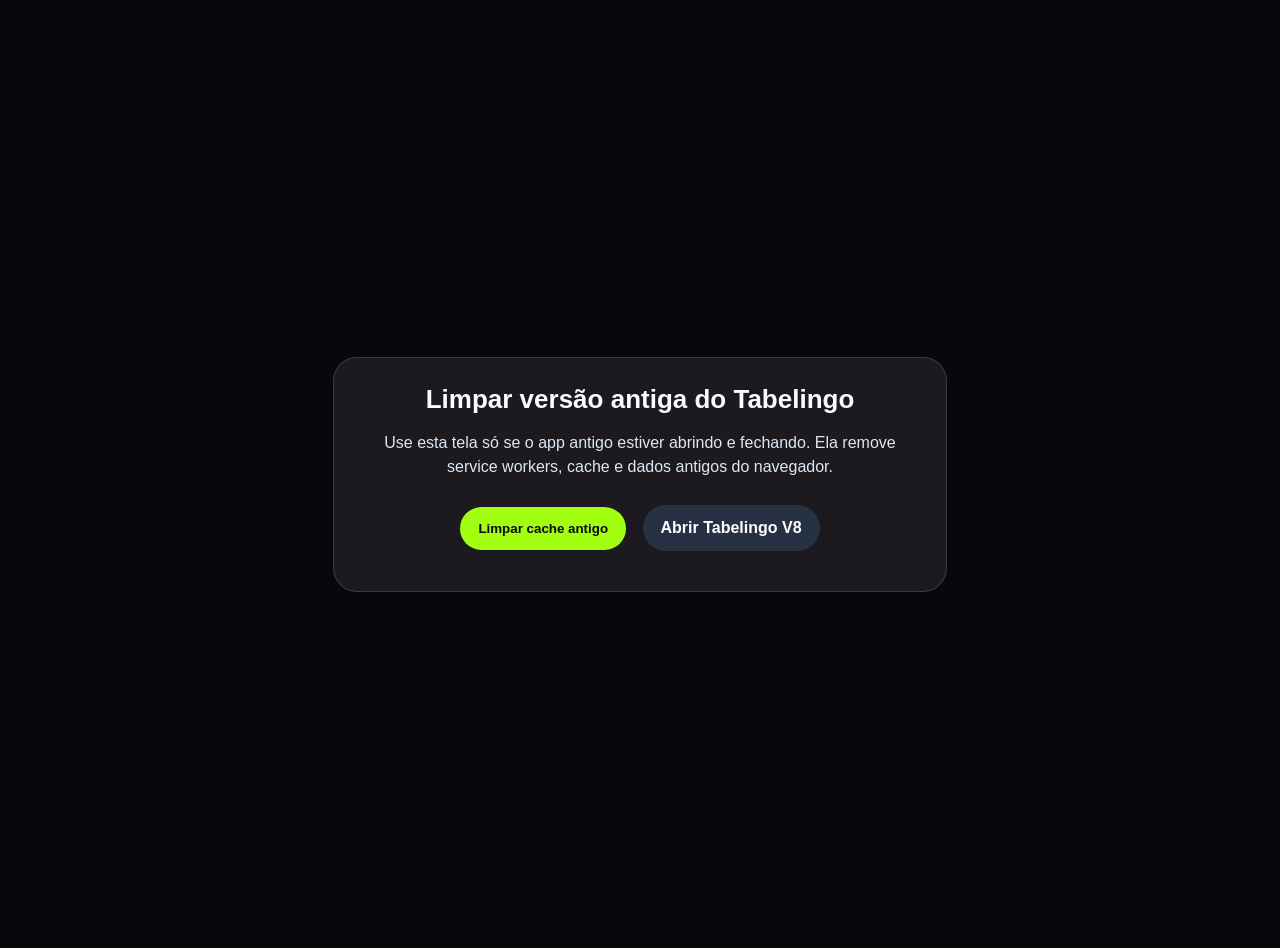
<file: limpar-cache.html>
<!doctype html>
<html lang="pt-BR">
<head>
  <meta charset="utf-8" />
  <meta name="viewport" content="width=device-width, initial-scale=1" />
  <title>Limpar Tabelingo</title>
  <style>
    body{margin:0;min-height:100vh;display:grid;place-items:center;background:#09070d;color:#f8fbff;font-family:Arial,system-ui,sans-serif;padding:24px;text-align:center}
    .box{max-width:560px;border:1px solid rgba(255,255,255,.14);border-radius:24px;padding:26px;background:rgba(255,255,255,.08)}
    h1{margin:0 0 12px;font-size:26px}p{color:#dce7f6;line-height:1.5}.btn{display:inline-block;margin:10px 6px 0;padding:14px 18px;border-radius:999px;background:#a3ff12;color:#09070d;font-weight:800;text-decoration:none;border:0}.secondary{background:#263244;color:#fff}
    .status{margin-top:14px;color:#a3ff12;font-weight:700}
  </style>
</head>
<body>
  <main class="box">
    <h1>Limpar versão antiga do Tabelingo</h1>
    <p>Use esta tela só se o app antigo estiver abrindo e fechando. Ela remove service workers, cache e dados antigos do navegador.</p>
    <button class="btn" id="cleanBtn">Limpar cache antigo</button>
    <a class="btn secondary" href="./index.html?v=8-direct">Abrir Tabelingo V8</a>
    <div class="status" id="status"></div>
  </main>
  <script>
    document.getElementById('cleanBtn').addEventListener('click', async () => {
      const status = document.getElementById('status');
      status.textContent = 'Limpando...';
      try { localStorage.clear(); } catch(e) {}
      try { sessionStorage.clear(); } catch(e) {}
      try {
        if ('serviceWorker' in navigator) {
          const regs = await navigator.serviceWorker.getRegistrations();
          await Promise.all(regs.map(reg => reg.unregister().catch(() => null)));
        }
      } catch(e) {}
      try {
        if (window.caches) {
          const keys = await caches.keys();
          await Promise.all(keys.map(key => caches.delete(key).catch(() => null)));
        }
      } catch(e) {}
      status.textContent = 'Limpeza concluída. Agora toque em Abrir Tabelingo V8.';
    });
  </script>
</body>
</html>
</file>
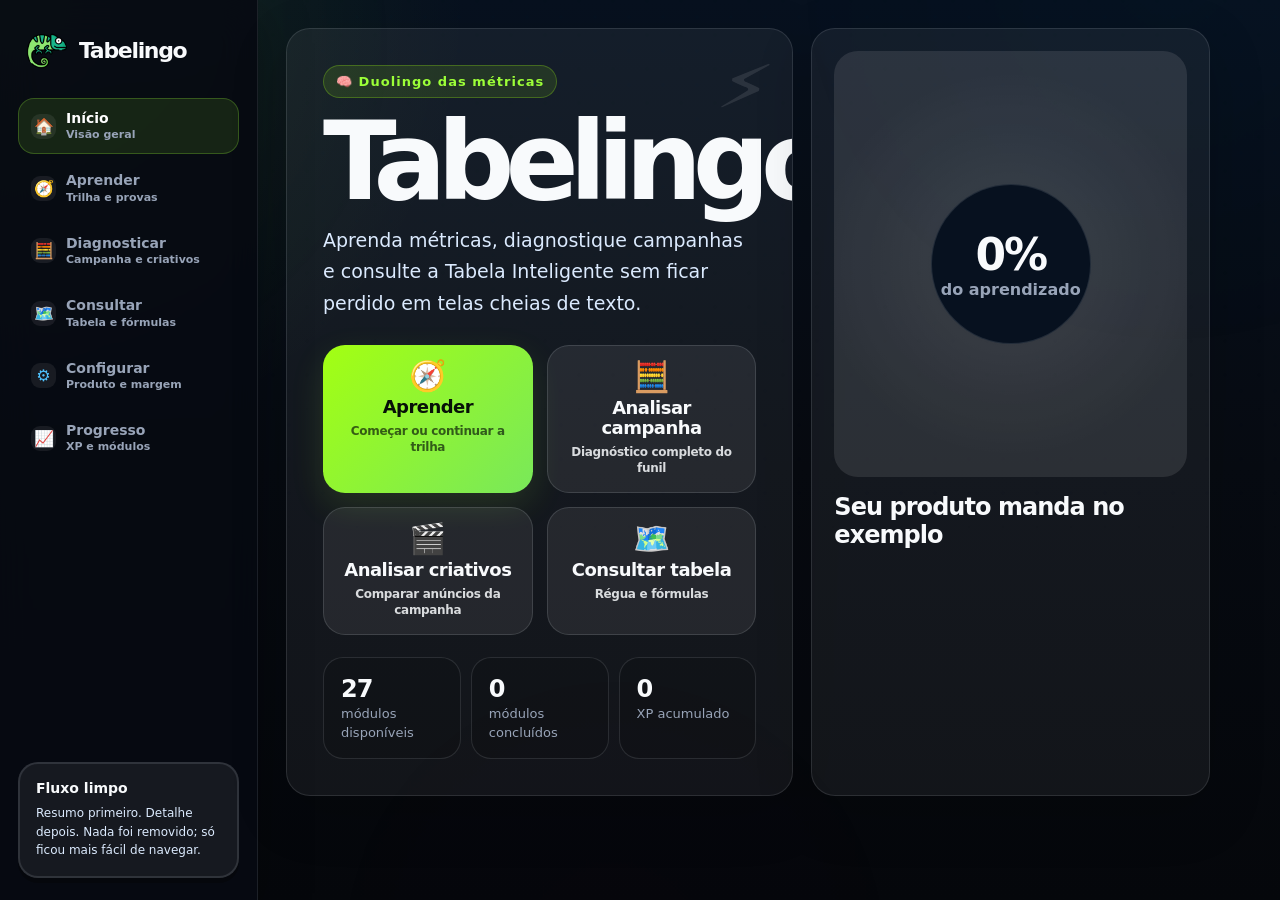
<file: reset.html>
<!doctype html>
<html lang="pt-BR"><head><meta charset="utf-8"/><meta name="viewport" content="width=device-width,initial-scale=1"/><title>Tabelingo</title><meta http-equiv="refresh" content="0; url=./index.html?v=8-direct"/></head><body><p><a href="./index.html?v=8-direct">Abrir Tabelingo</a></p></body></html>
</file>
<file: styles-clean.css>
/* Tabelingo V14 Clean Original — tema, densidade visual e analisador mais limpo. */
:root {
  --bg: #070b12;
  --panel: rgba(255, 255, 255, .065);
  --panel-2: rgba(255, 255, 255, .095);
  --line: rgba(226, 232, 240, .12);
  --text: #f8fafc;
  --soft: #dbeafe;
  --muted: #98a4b8;
  --green: #9cff38;
  --cyan: #4fc3ff;
  --pink: #d946ef;
  --yellow: #facc15;
  --bad: #fb7185;
  --good: #34d399;
  --warn: #fbbf24;
  --radius: 24px;
  --radius-sm: 16px;
  --shadow: 0 18px 60px rgba(0,0,0,.24);
  --max: 1040px;
}

body {
  background: radial-gradient(circle at top left, rgba(156,255,56,.10), transparent 30%), linear-gradient(180deg, #07111f 0%, #070b12 52%, #05070b 100%) !important;
}
body::before { opacity: .08 !important; }

.app { grid-template-columns: 258px minmax(0, 1fr) !important; }
.sidebar {
  background: rgba(7, 11, 18, .90) !important;
  border-right: 1px solid rgba(226,232,240,.10) !important;
  box-shadow: 12px 0 40px rgba(0,0,0,.12);
}
.brand h1 { font-size: 22px !important; letter-spacing: -.06em !important; }
.logo { color:#06100a !important; background: linear-gradient(135deg, #9cff38, #69e96d) !important; box-shadow:none !important; }

.clean-nav { gap: 6px !important; }
.clean-nav button {
  border: 1px solid transparent !important;
  border-radius: 16px !important;
  padding: 12px !important;
  gap: 10px !important;
}
.clean-nav button span:last-child { display:grid; gap:2px; }
.clean-nav button strong { font-size: 14px; line-height: 1.1; }
.clean-nav button small { color: var(--muted); font-size: 11px; font-weight: 700; }
.clean-nav button.active, .clean-nav button:hover {
  background: rgba(156,255,56,.10) !important;
  border-color: rgba(156,255,56,.24) !important;
  color: white !important;
}
.clean-nav .icon { background: rgba(255,255,255,.07) !important; }

main { padding: 28px !important; padding-bottom: 96px !important; }
.page { max-width: 1040px !important; }
.card {
  border: 1px solid rgba(226,232,240,.12) !important;
  background: rgba(255,255,255,.055) !important;
  box-shadow: 0 18px 55px rgba(0,0,0,.18) !important;
  backdrop-filter: blur(14px);
}
.hero { align-items: stretch !important; gap: 18px !important; }
.hero-main { padding: clamp(22px, 4vw, 36px) !important; }
.eyebrow, .micro, .duo-kicker { color: var(--green) !important; letter-spacing: .08em !important; }
#page-home .hero h2 { font-size: clamp(56px, 10vw, 108px) !important; line-height: .86 !important; margin-bottom: 16px !important; }
.lead { max-width: 680px !important; color: #dbeafe !important; }
.home-actions { grid-template-columns: repeat(2, minmax(0, 1fr)) !important; gap: 12px !important; margin-top: 24px !important; }
.home-action {
  min-height: 128px !important;
  border-radius: 22px !important;
  display: grid !important;
  align-content: start !important;
  justify-items: start !important;
  gap: 8px !important;
  text-align: left !important;
}
.home-action span { font-size: 30px !important; }
.home-action strong { font-size: 18px !important; letter-spacing: -.03em; }
.home-action small { font-size: 12px !important; opacity:.86 !important; line-height: 1.35 !important; }
.btn { color: #06100a !important; background: linear-gradient(135deg, #a3ff12, #79e85a) !important; box-shadow: 0 12px 34px rgba(156,255,56,.12) !important; }
.btn.secondary { color: var(--text) !important; background: rgba(255,255,255,.075) !important; border: 1px solid rgba(226,232,240,.14) !important; box-shadow:none !important; }
.btn.danger { color: white !important; background: rgba(251,113,133,.14) !important; }
.home-action.primary, .btn.primary { color: #06100a !important; }
.stats { gap: 10px !important; }
.stat { background: rgba(0,0,0,.12) !important; }
.dash-card { min-height: 100%; }
.meter { min-height: 210px !important; background: conic-gradient(from -90deg, var(--green) var(--deg, 0deg), rgba(255,255,255,.10) 0), radial-gradient(circle at center, rgba(255,255,255,.08), transparent 70%) !important; }
.meter::before { background: #07111f !important; }

.section-head { align-items: center !important; margin: 26px 0 14px !important; }
.section-head h3 { font-size: clamp(28px, 4vw, 42px) !important; }
.section-head p { max-width: 720px; }

/* Unidades limpas */
.path { display: grid !important; gap: 14px !important; }
.clean-path-overview { display:grid; grid-template-columns: repeat(3, minmax(0,1fr)); gap:12px; margin-bottom: 16px; }
.clean-progress-card { padding:16px; border-radius:20px; border:1px solid var(--line); background:rgba(255,255,255,.055); }
.clean-progress-card strong { display:block; font-size:24px; letter-spacing:-.04em; }
.clean-progress-card span { display:block; color:var(--muted); font-size:12px; margin-top:4px; }
.clean-unit { border-radius: 24px; overflow:hidden; border:1px solid var(--line); background:rgba(255,255,255,.055); }
.clean-unit summary { list-style:none; cursor:pointer; padding: 18px; display:grid; grid-template-columns: auto 1fr auto; gap:14px; align-items:center; }
.clean-unit summary::-webkit-details-marker { display:none; }
.clean-unit-emoji { width:48px;height:48px;border-radius:16px;display:grid;place-items:center;background:rgba(156,255,56,.10);font-size:24px; }
.clean-unit-title h4 { margin:0; font-size:18px; letter-spacing:-.035em; }
.clean-unit-title p { margin:4px 0 0; color:var(--muted); line-height:1.45; font-size:13px; }
.clean-unit-progress { text-align:right; min-width:98px; }
.clean-unit-progress strong { display:block; margin-bottom:8px; }
.clean-module-list { display:grid; gap:8px; padding: 0 16px 16px; }
.clean-module-row { width:100%; border:1px solid rgba(226,232,240,.10); border-radius:18px; padding:13px; display:grid; grid-template-columns:auto 1fr auto; gap:12px; align-items:center; background:rgba(0,0,0,.12); color:var(--text); text-align:left; }
.clean-module-row:hover { border-color:rgba(156,255,56,.32); background:rgba(156,255,56,.06); transform:translateY(-1px); }
.clean-module-row.locked { opacity:.58; }
.clean-module-icon { width:38px;height:38px;border-radius:14px;display:grid;place-items:center;background:rgba(255,255,255,.075); }
.clean-module-row h5 { margin:0; font-size:15px; }
.clean-module-row p { margin:3px 0 0; color:var(--muted); font-size:12px; line-height:1.35; }
.clean-status { font-size:11px; font-weight:900; color:#06100a; background:var(--green); border-radius:999px; padding:6px 9px; }
.clean-status.todo { color:var(--text); background:rgba(255,255,255,.11); }
.clean-status.locked { color:#dbeafe; background:rgba(255,255,255,.07); }

/* Consultar */
.consult-grid { display:grid; grid-template-columns: repeat(2, minmax(0, 1fr)); gap:14px; }
.consult-card { border:1px solid var(--line); border-radius:24px; padding:18px; background:rgba(255,255,255,.055); display:grid; gap:10px; align-content:start; text-align:left; color:var(--text); }
.consult-card span { font-size:30px; }
.consult-card h4 { margin:0; font-size:20px; letter-spacing:-.04em; }
.consult-card p { margin:0; color:var(--muted); line-height:1.5; }
.consult-card:hover { border-color:rgba(156,255,56,.30); background:rgba(156,255,56,.06); }

/* Aulas e textos longos */
.duo-lesson { max-width: 800px !important; margin: 0 auto; }
.duo-challenge, .lesson-screen { padding: clamp(20px, 4vw, 30px) !important; }
.lesson-text { font-size: 16px !important; line-height: 1.72 !important; color: #d7e3f5 !important; }
.clean-details, .wizard-helper details, .home-info-card { border:1px solid rgba(226,232,240,.10) !important; border-radius:18px !important; background:rgba(0,0,0,.12) !important; }
.clean-details { margin:14px 0; padding:0; overflow:hidden; }
.clean-details summary { cursor:pointer; padding:14px 16px; font-weight:900; color:var(--green); }
.clean-details p { margin:0; padding:0 16px 16px; color:var(--soft); line-height:1.7; }
.mini-cards { gap: 10px !important; }
.mini { background:rgba(255,255,255,.055) !important; border-color:rgba(226,232,240,.11) !important; }
.duo-rule-card { background:rgba(79,195,255,.08) !important; border-color:rgba(79,195,255,.16) !important; }

/* Analyzer mais limpo */
.analyzer-mode-switch { display:grid !important; grid-template-columns: repeat(2, minmax(0,1fr)) !important; gap:12px !important; margin:18px 0 !important; }
.analyzer-mode-btn { border-radius:22px !important; padding:18px !important; background:rgba(255,255,255,.055) !important; border:1px solid var(--line) !important; color:var(--text) !important; }
.analyzer-mode-btn.active { background:rgba(156,255,56,.10) !important; border-color:rgba(156,255,56,.35) !important; }
.wizard-shell { display:grid; gap:14px; }
.wizard-progress-card { background:rgba(255,255,255,.055) !important; border:1px solid var(--line) !important; }
.wizard-question h3 { font-size: clamp(26px, 4vw, 40px) !important; line-height:1.05 !important; }
.wizard-input-wrap input[data-wizard-input] { font-size: clamp(28px, 7vw, 54px) !important; text-align:center !important; font-weight:1000 !important; letter-spacing:-.06em !important; min-height:80px !important; }
.wizard-actions { grid-template-columns: .8fr .8fr 1.2fr !important; }
.wizard-range-meta { color:var(--muted); }
.decision-banner { border-radius:24px !important; }
.decision-banner h4 { font-size: clamp(24px, 4vw, 34px) !important; }
.campaign-grid { grid-template-columns: repeat(2, minmax(0,1fr)) !important; }
.creative-result-grid { gap:12px !important; }
.creative-result-card { border-radius:22px !important; }

/* Mapa / régua */
.interactive-map { gap: 12px !important; }
.map-metric-card { background:rgba(255,255,255,.055) !important; border-color:var(--line) !important; }
.map-metric-card h4 { font-size: 22px !important; }
.map-option-btn { border-radius:16px !important; min-height:54px; }
.map-result-box { background:rgba(0,0,0,.16) !important; }
.cross-card-grid, .formula-strip { gap:12px !important; }

/* Mobile */
.bottom-nav { display:none; }
@media (max-width: 900px) {
  .app { display:block !important; }
  .sidebar { display:none !important; }
  .mobile-bar { display:flex !important; }
  main { padding: 16px 14px 96px !important; }
  .hero { grid-template-columns:1fr !important; }
  .home-actions { grid-template-columns: repeat(2, minmax(0,1fr)) !important; }
  .home-action { min-height:112px !important; }
  .clean-path-overview, .consult-grid, .analyzer-mode-switch, .campaign-grid, .creative-result-grid { grid-template-columns:1fr !important; }
  .section-head { display:grid !important; align-items:start !important; }
  .wizard-actions { grid-template-columns:1fr !important; }
  .bottom-nav { position:fixed !important; left:0 !important; right:0 !important; bottom:0 !important; width:100vw !important; margin:0 !important; z-index:9999; display:grid; grid-template-columns: repeat(5, 1fr); gap:4px; padding:8px 8px max(8px, env(safe-area-inset-bottom)); border:1px solid rgba(226,232,240,.14); border-bottom:0; border-radius:22px 22px 0 0; background:rgba(7,11,18,.92); backdrop-filter:blur(18px); box-shadow:0 -10px 40px rgba(0,0,0,.28); box-sizing:border-box; }
  .bottom-nav button { border:0; border-radius:16px; background:transparent; color:var(--muted); padding:8px 4px; display:grid; gap:3px; place-items:center; font-size:12px; font-weight:900; }
  .bottom-nav button span { font-size:18px; }
  .bottom-nav button.active { background:rgba(156,255,56,.12); color:var(--text); }
}
@media (max-width: 520px) {
  #page-home .hero h2 { font-size: 58px !important; }
  .home-actions { gap:10px !important; }
  .home-action { padding:13px !important; }
  .stats { grid-template-columns:1fr !important; }
  .map-options { grid-template-columns:1fr !important; }
}


/* V12 — mantém a estrutura estilo Duolingo na página Aprender. */
#page-path { max-width: 620px !important; }
#page-path .section-head {
  max-width: 560px;
  margin-left: auto !important;
  margin-right: auto !important;
}
#page-path .section-head h3 { text-align: center; }
#page-path .section-head p { text-align: center; margin-left:auto; margin-right:auto; }
#pathList.path {
  display: block !important;
  max-width: 560px;
  margin: 0 auto;
}
#pathList.path::before { display:none !important; }
.duo-map-shell {
  width: 100%;
}
.duo-status {
  border: 1px solid rgba(226,232,240,.12) !important;
  background: rgba(255,255,255,.06) !important;
  box-shadow: 0 16px 50px rgba(0,0,0,.18) !important;
}
.duo-hero-unit,
.duo-unit-card {
  box-shadow: 0 18px 55px rgba(0,0,0,.20) !important;
}
.duo-hero-unit p,
.duo-unit-card p {
  letter-spacing: .08em !important;
}
.duo-hero-unit h2 {
  letter-spacing: -.06em !important;
}
.duo-road {
  border-radius: 34px !important;
  background: rgba(255,255,255,.035) !important;
  border: 1px solid rgba(226,232,240,.08) !important;
  margin-bottom: 18px;
}
.duo-stone-btn {
  transition: transform .16s ease, filter .16s ease, box-shadow .16s ease !important;
}
.duo-stone.unlocked .duo-stone-btn:hover {
  transform: translateY(-2px) scale(1.035) !important;
}
.duo-stone-name {
  max-width: 136px;
  line-height: 1.15 !important;
}
.duo-stone-meta {
  opacity: .82 !important;
}
@media (max-width: 900px) {
  #page-path { max-width: 560px !important; }
  #pathList.path { max-width: 520px; }
}
@media (max-width: 520px) {
  #page-path .section-head { display: block !important; }
  .duo-hero-unit { border-radius: 28px !important; }
  .duo-road { border-radius: 28px !important; }
  .duo-stone-name { max-width: 118px; font-size: 11px !important; }
}


/* V14 — app como fonte original, sem referências externas visíveis */
body.theme-dark { color-scheme: dark; }
body.theme-light {
  color-scheme: light;
  --bg: #f6f8fc;
  --panel: rgba(255, 255, 255, .92);
  --panel-2: rgba(255, 255, 255, .98);
  --line: rgba(15, 23, 42, .12);
  --text: #0f172a;
  --soft: #334155;
  --muted: #64748b;
  --green: #5ac400;
  --cyan: #0277bd;
  --pink: #a21caf;
  --yellow: #b7791f;
  --bad: #dc2626;
  --good: #059669;
  --warn: #ca8a04;
  background: radial-gradient(circle at top left, rgba(90,196,0,.16), transparent 32%), linear-gradient(180deg, #f8fbff 0%, #edf4ff 55%, #f7fafc 100%) !important;
}
body.theme-light::before { opacity: .04 !important; }
body.theme-light .sidebar,
body.theme-light .mobile-bar,
body.theme-light .bottom-nav {
  background: rgba(255,255,255,.94) !important;
  border-color: rgba(15,23,42,.10) !important;
  color: var(--text) !important;
}
body.theme-light .card,
body.theme-light .clean-unit,
body.theme-light .consult-card,
body.theme-light .duo-status,
body.theme-light .duo-road,
body.theme-light .wizard-progress-card,
body.theme-light .clean-progress-card,
body.theme-light .lesson-screen {
  background: rgba(255,255,255,.88) !important;
  border-color: rgba(15,23,42,.10) !important;
  box-shadow: 0 18px 48px rgba(15,23,42,.08) !important;
}
body.theme-light .lesson-text,
body.theme-light .lead,
body.theme-light .small-note,
body.theme-light .clean-unit-title p,
body.theme-light .consult-card p { color: #475569 !important; }
body.theme-light .btn.secondary,
body.theme-light .nav button,
body.theme-light .bottom-nav button,
body.theme-light .analyzer-choice-card,
body.theme-light .map-metric-card,
body.theme-light .reference-card,
body.theme-light .settings-box {
  background: rgba(15,23,42,.04) !important;
  border-color: rgba(15,23,42,.10) !important;
  color: var(--text) !important;
}
body.theme-light .meter::before { background: #f8fbff !important; }
body.theme-light .stat { background: rgba(15,23,42,.04) !important; }
body.theme-light .duo-rule-card,
body.theme-light .reference-warning { color: #0f172a !important; }
body.theme-light .metric-picker { background: rgba(15,23,42,.035) !important; }
body.theme-light .picker-window { background: rgba(255,255,255,.74) !important; }

body.density-1 { --ui-scale: .88; }
body.density-2 { --ui-scale: .94; }
body.density-3 { --ui-scale: 1; }
body.density-4 { --ui-scale: 1.06; }
body.density-5 { --ui-scale: 1.12; }
.app,
.mobile-bar,
.toast {
  zoom: var(--ui-scale, 1);
}

/* Analisar: botões no fluxo normal, lado a lado, sem pular */
.compact-page-head p:empty { display:none; }
.analyzer-choice-grid-clean { margin-top: 12px; }
.inline-actions,
.wizard-actions.inline-actions {
  position: static !important;
  bottom: auto !important;
  z-index: auto !important;
  display: grid !important;
  grid-template-columns: 1fr 1fr !important;
  gap: 12px !important;
  padding: 0 !important;
  margin-top: 18px !important;
  background: transparent !important;
  border: 0 !important;
  box-shadow: none !important;
  backdrop-filter: none !important;
}
.inline-actions .btn { width: 100%; min-height: 52px; }
.helper-below-actions { margin-top: 14px !important; }
.wizard-helper.compact-helper { display: grid; grid-template-columns: 1fr 1fr; gap: 10px; }
.wizard-helper details { padding: 0 !important; overflow: hidden; }
.wizard-helper summary { padding: 13px 14px; cursor: pointer; font-weight: 900; }
.wizard-helper p { margin: 0; padding: 0 14px 14px; }

/* Configurações visuais */
.settings-visual-card { margin-top: 18px; }
.visual-setting-block { border: 1px solid var(--line); border-radius: 20px; padding: 16px; background: rgba(255,255,255,.045); margin-top: 14px; }
.visual-setting-head { display:flex; align-items:center; justify-content:space-between; gap: 12px; margin-bottom: 12px; }
.visual-setting-head strong { font-size: 16px; }
.visual-setting-head span { color: var(--muted); font-size: 13px; font-weight: 800; }
.density-range { width: 100%; accent-color: var(--green); margin: 2px 0 0; }
.density-ticks { display:grid; grid-template-columns: repeat(5, minmax(0, 1fr)); margin-top: 8px; color: var(--muted); font-size: 11px; font-weight: 800; letter-spacing: .01em; }
.density-ticks span { text-align:center; }
.density-ticks span:first-child { text-align:left; }
.density-ticks span:last-child { text-align:right; }
.theme-toggle-row { display:grid; grid-template-columns: 1fr 1fr; gap: 10px; }
.theme-choice.active { border-color: rgba(156,255,56,.50) !important; background: rgba(156,255,56,.14) !important; color: var(--text) !important; }
body.theme-light .theme-choice.active { background: rgba(90,196,0,.16) !important; }

/* Aprender ainda no caminho tipo Duolingo, mas direto ao ponto */
#page-path .learn-reset-row { margin-bottom: 10px; }
.duo-unit-card p { font-size: 11px !important; }

@media (max-width: 900px) {
  .wizard-helper.compact-helper { grid-template-columns: 1fr; }
  .inline-actions,
  .wizard-actions.inline-actions { grid-template-columns: 1fr 1fr !important; }
}


/* HOTFIX — força o menu inferior a ficar colado na extremidade da viewport.
   O .bottom-nav não usa mais zoom, porque o zoom em elementos fixed pode criar gap no iOS/Safari. */
@media (max-width: 820px) {
  html, body { margin: 0 !important; padding: 0 !important; }
  .bottom-nav {
    position: fixed !important;
    left: 0 !important;
    right: 0 !important;
    bottom: 0 !important;
    width: 100vw !important;
    margin: 0 !important;
    transform: none !important;
    translate: none !important;
    box-sizing: border-box !important;
  }
}


/* V15 HOTFIX REAL — menu colado no chão no Safari/iPhone.
   A regra anterior no index.html ainda colocava bottom: calc(10px + env(...)), criando o gap. */
@media (max-width: 900px) {
  html, body {
    margin: 0 !important;
    padding-bottom: 0 !important;
    overflow-x: hidden !important;
  }

  .bottom-nav {
    position: fixed !important;
    left: 0 !important;
    right: 0 !important;
    bottom: 0 !important;
    inset-block-end: 0 !important;
    width: 100vw !important;
    margin: 0 !important;
    transform: translate3d(0,0,0) !important;
    translate: none !important;
    border-bottom-left-radius: 0 !important;
    border-bottom-right-radius: 0 !important;
    border-bottom: 0 !important;
    box-sizing: border-box !important;
    padding-bottom: max(8px, env(safe-area-inset-bottom)) !important;
  }
}


/* Visual/game polish requested by the user */
.logo,
.sidebar .logo,
.mobile-bar .logo {
  background: transparent !important;
  box-shadow: none !important;
  overflow: hidden !important;
  padding: 0 !important;
}

.logo img,
.sidebar .logo img,
.mobile-bar .logo img {
  width: 100% !important;
  height: 100% !important;
  object-fit: contain !important;
  background: transparent !important;
  display: block !important;
}

.bottom-nav {
  border-radius: 0 !important;
  box-shadow: 0 -10px 40px rgba(0,0,0,.28) !important;
  transform: translate3d(0,0,0) !important;
  translate: none !important;
}

@media (max-width: 900px) {
  .bottom-nav {
    bottom: 0 !important;
    inset-block-end: 0 !important;
    margin-bottom: 0 !important;
    padding-bottom: 0 !important;
  }
  main {
    padding-bottom: 88px !important;
  }
}

body.celebrate-flash::after {
  content: "";
  position: fixed;
  inset: 0;
  pointer-events: none;
  background: radial-gradient(circle at center, rgba(156,255,56,.18), transparent 42%);
  animation: celebrateFlash .42s ease-out forwards;
  z-index: 9998;
}

@keyframes celebrateFlash {
  from { opacity: .95; transform: scale(.96); }
  to { opacity: 0; transform: scale(1.05); }
}

.lesson-spotlight {
  margin: 14px 0 18px;
  padding: 14px 16px;
  border-radius: 22px;
  border: 1px solid rgba(156,255,56,.18);
  background: linear-gradient(180deg, rgba(156,255,56,.09), rgba(255,255,255,.04));
}

.lesson-spotlight-head {
  display:flex;
  align-items:baseline;
  justify-content:space-between;
  gap:12px;
  margin-bottom: 12px;
}

.lesson-spotlight-head .spotlight-kicker {
  font-size: 12px;
  font-weight: 900;
  color: var(--muted);
  letter-spacing: .06em;
  text-transform: uppercase;
}

.lesson-spotlight-head strong {
  font-size: 22px;
  color: var(--green);
  letter-spacing: -.04em;
}

.lesson-spotlight-bars {
  height: 74px;
  display:flex;
  align-items:flex-end;
  gap: 8px;
  margin-bottom: 10px;
}

.lesson-spotlight-bars span {
  flex: 1 1 0;
  border-radius: 14px 14px 5px 5px;
  background: rgba(255,255,255,.10);
  border: 1px solid rgba(255,255,255,.08);
  box-shadow: inset 0 0 0 1px rgba(255,255,255,.04);
}
/* UI scale now uses a clean 5-step ladder centered on medium */

/* Lesson visuals */
.lesson-visual-summary {
  display: grid;
  gap: 12px;
  margin: 12px 0 14px;
}
.lesson-flow-strip {
  display: grid;
  grid-template-columns: repeat(4, minmax(0, 1fr));
  gap: 8px;
}
.lesson-flow-step {
  border: 1px solid rgba(226,232,240,.10);
  background: rgba(255,255,255,.045);
  border-radius: 18px;
  padding: 10px 8px;
  text-align: center;
}
.lesson-flow-step span {
  display: block;
  font-size: 20px;
  line-height: 1;
  margin-bottom: 4px;
}
.lesson-flow-step strong {
  display: block;
  font-size: 12px;
  font-weight: 950;
  letter-spacing: .02em;
}
.lesson-flow-step small {
  display: block;
  margin-top: 2px;
  font-size: 10px;
  color: var(--muted);
  font-weight: 800;
  line-height: 1.2;
}
.lesson-flow-step.active {
  border-color: rgba(156,255,56,.36);
  background: rgba(156,255,56,.12);
  box-shadow: 0 10px 28px rgba(156,255,56,.10);
}
.lesson-visual-grid {
  display: grid;
  grid-template-columns: repeat(3, minmax(0, 1fr));
  gap: 8px;
}
.lesson-visual-card {
  border: 1px solid rgba(226,232,240,.12);
  background: rgba(255,255,255,.05);
  border-radius: 18px;
  padding: 12px;
  min-height: 98px;
}
.lesson-visual-card.good {
  border-color: rgba(34,197,94,.22);
  background: rgba(34,197,94,.08);
}
.lesson-visual-card.warn {
  border-color: rgba(245,158,11,.22);
  background: rgba(245,158,11,.08);
}
.lesson-visual-icon {
  display: inline-grid;
  place-items: center;
  width: 34px;
  height: 34px;
  border-radius: 12px;
  background: rgba(255,255,255,.08);
  margin-bottom: 8px;
  font-size: 18px;
}
.lesson-visual-card strong {
  display: block;
  font-size: 12px;
  margin-bottom: 6px;
  letter-spacing: -.02em;
}
.lesson-visual-card p {
  margin: 0;
  color: var(--muted);
  font-size: 11px;
  line-height: 1.45;
  font-weight: 750;
}

/* More visual mini cards */
.mini {
  display: grid !important;
  grid-template-columns: 28px minmax(0, 1fr);
  gap: 8px;
  align-items: start;
}
.mini-emoji {
  display: inline-grid;
  place-items: center;
  width: 28px;
  height: 28px;
  border-radius: 10px;
  background: rgba(255,255,255,.08);
  font-size: 16px;
}
.mini > div { min-width: 0; }
.mini > div span {
  display: block;
  margin-top: 2px;
  color: var(--muted);
  font-size: 11px;
  line-height: 1.35;
  font-weight: 700;
}

/* Reset confirmation dialog */
.reset-progress-overlay {
  position: fixed;
  inset: 0;
  z-index: 10050;
  display: grid;
  place-items: center;
  padding: 18px;
  background: rgba(3,7,18,.72);
  backdrop-filter: blur(10px);
}
.reset-progress-dialog {
  width: min(100%, 520px);
  border-radius: 26px;
  border: 1px solid rgba(251,113,133,.26);
  background: linear-gradient(180deg, rgba(14,18,28,.98), rgba(8,11,18,.98));
  box-shadow: 0 30px 90px rgba(0,0,0,.52);
  padding: 20px;
}
.reset-progress-dialog h3 {
  margin: 0 0 8px;
  font-size: clamp(24px, 4vw, 34px);
  letter-spacing: -.05em;
}
.reset-progress-label {
  display: block;
  margin: 16px 0 8px;
  color: var(--muted);
  font-size: 12px;
  font-weight: 800;
  letter-spacing: .04em;
  text-transform: uppercase;
}
.reset-progress-input {
  width: 100%;
  min-height: 54px;
  border-radius: 16px;
  border: 1px solid rgba(226,232,240,.14);
  background: rgba(255,255,255,.06);
  color: var(--text);
  padding: 0 16px;
  font-size: 18px;
  font-weight: 850;
  outline: none;
}
.reset-progress-input:focus {
  border-color: rgba(156,255,56,.4);
  box-shadow: 0 0 0 4px rgba(156,255,56,.10);
}
.reset-progress-actions {
  display: grid;
  grid-template-columns: 1fr 1fr;
  gap: 10px;
  margin-top: 16px;
}
.btn.danger {
  border: 1px solid rgba(251,113,133,.32);
  background: linear-gradient(180deg, rgba(251,113,133,.22), rgba(251,113,133,.12));
  color: #fff;
}
.btn.danger:disabled {
  opacity: .45;
  cursor: not-allowed;
}

/* Bottom bar: pin to the floor with no visible gap */
@media (max-width: 900px) {
  .bottom-nav {
    bottom: -1px !important;
    inset-block-end: -1px !important;
    padding-bottom: 0 !important;
  }
}

/* Transparent logo background */
.logo,
.sidebar .logo,
.mobile-bar .logo {
  background: transparent !important;
  box-shadow: none !important;
  overflow: hidden !important;
}
.logo img,
.sidebar .logo img,
.mobile-bar .logo img {
  object-fit: contain !important;
  background: transparent !important;
}



/* V17 — premium motion polish: subtle, clean, futuristic */
.page {
  position: relative;
  transform-origin: top center;
}
.page.active {
  animation: pageEnter .38s cubic-bezier(.2,.9,.2,1) both;
}
@keyframes pageEnter {
  from {
    opacity: .001;
    transform: translate3d(0, 14px, 0) scale(.988);
    filter: blur(10px);
  }
  to {
    opacity: 1;
    transform: translate3d(0, 0, 0) scale(1);
    filter: blur(0);
  }
}

body::after {
  content: "";
  position: fixed;
  inset: -18%;
  pointer-events: none;
  opacity: .18;
  background:
    radial-gradient(circle at 18% 18%, rgba(163,255,18,.10), transparent 24%),
    radial-gradient(circle at 82% 12%, rgba(56,189,248,.10), transparent 26%),
    radial-gradient(circle at 50% 92%, rgba(255,43,214,.06), transparent 30%);
  animation: ambientDrift 18s ease-in-out infinite alternate;
  z-index: 0;
}
@keyframes ambientDrift {
  from { transform: translate3d(-1.5%, -1%, 0) scale(1); }
  to   { transform: translate3d(1.5%, 1%, 0) scale(1.03); }
}

button, .btn, .home-action, .clean-module-row, .consult-card, .analyzer-choice-card,
.map-option-btn, .lesson-flow-step, .lesson-visual-card, .mini, .reference-card,
.settings-box, .cross-card, .formula-card, .map-metric-card, .lesson-screen {
  position: relative;
  overflow: hidden;
  transition:
    transform .2s cubic-bezier(.2,.8,.2,1),
    box-shadow .2s ease,
    border-color .2s ease,
    background .2s ease,
    filter .2s ease;
}
button:hover, .btn:hover, .home-action:hover, .clean-module-row:hover, .consult-card:hover,
.analyzer-choice-card:hover, .map-option-btn:hover, .lesson-flow-step:hover,
.lesson-visual-card:hover, .mini:hover, .reference-card:hover, .settings-box:hover,
.cross-card:hover, .formula-card:hover, .map-metric-card:hover {
  transform: translateY(-1px);
  filter: saturate(1.05);
}

button:active, .btn:active, .home-action:active, .clean-module-row:active, .consult-card:active,
.analyzer-choice-card:active, .map-option-btn:active, .lesson-flow-step:active,
.lesson-visual-card:active, .mini:active, .reference-card:active {
  transform: translateY(0) scale(.99);
}

button::before, .btn::before, .home-action::before, .clean-module-row::before,
.consult-card::before, .analyzer-choice-card::before, .map-option-btn::before,
.lesson-flow-step::before, .lesson-visual-card::before, .mini::before, .reference-card::before,
.settings-box::before, .cross-card::before, .formula-card::before, .map-metric-card::before,
.lesson-screen::before {
  content: "";
  position: absolute;
  inset: 0;
  background: linear-gradient(120deg, transparent 0%, rgba(255,255,255,.12) 18%, transparent 36%);
  opacity: 0;
  transform: translateX(-28%);
  pointer-events: none;
  transition: opacity .2s ease;
}
button:hover::before, .btn:hover::before, .home-action:hover::before, .clean-module-row:hover::before,
.consult-card:hover::before, .analyzer-choice-card:hover::before, .map-option-btn:hover::before,
.lesson-flow-step:hover::before, .lesson-visual-card:hover::before, .mini:hover::before,
.reference-card:hover::before, .settings-box:hover::before, .cross-card:hover::before,
.formula-card:hover::before, .map-metric-card:hover::before, .lesson-screen:hover::before {
  opacity: 1;
  animation: sheen 1.15s ease-out;
}
@keyframes sheen {
  from { transform: translateX(-36%); }
  to   { transform: translateX(140%); }
}

.ui-ripple {
  position: absolute;
  border-radius: 999px;
  pointer-events: none;
  z-index: 2;
  transform: translate(-50%, -50%) scale(.25);
  animation: uiRipple .56s ease-out forwards;
  background: radial-gradient(circle, rgba(255,255,255,.52) 0%, rgba(255,255,255,.18) 38%, rgba(255,255,255,0) 70%);
  mix-blend-mode: screen;
}
@keyframes uiRipple {
  0% { opacity: .95; transform: translate(-50%, -50%) scale(.18); }
  100% { opacity: 0; transform: translate(-50%, -50%) scale(3.8); }
}

body.nav-flash::after {
  content: "";
  position: fixed;
  inset: -20%;
  pointer-events: none;
  z-index: 9997;
  background:
    radial-gradient(circle at 18% 20%, rgba(163,255,18,.22), transparent 18%),
    radial-gradient(circle at 82% 16%, rgba(56,189,248,.16), transparent 20%),
    radial-gradient(circle at 50% 50%, rgba(255,255,255,.10), transparent 45%);
  animation: navFlash .48s ease-out forwards;
}
@keyframes navFlash {
  from { opacity: .95; transform: scale(.965) rotate(-1deg); filter: blur(2px); }
  to   { opacity: 0; transform: scale(1.03) rotate(0deg); filter: blur(0); }
}

.fx-particle {
  position: fixed;
  left: 0;
  top: 0;
  width: var(--size, 7px);
  height: var(--size, 7px);
  border-radius: 999px;
  pointer-events: none;
  z-index: 9999;
  background: var(--particle, rgba(163,255,18,.9));
  box-shadow: 0 0 18px color-mix(in srgb, var(--particle, rgba(163,255,18,.9)) 55%, transparent);
  transform: translate(-50%, -50%);
  animation: particleFly .72s cubic-bezier(.14,.74,.18,1) forwards;
}
@keyframes particleFly {
  from {
    opacity: 1;
    transform: translate(-50%, -50%) translate(0, 0) scale(.8);
  }
  to {
    opacity: 0;
    transform:
      translate(-50%, -50%)
      translate(var(--dx, 0px), var(--dy, 0px))
      scale(0);
  }
}

body.fx-shake {
  animation: shakeSoft .26s ease-in-out 1;
}
@keyframes shakeSoft {
  0%, 100% { transform: translate3d(0, 0, 0); }
  22% { transform: translate3d(-1px, 0, 0); }
  44% { transform: translate3d(2px, 0, 0); }
  66% { transform: translate3d(-1px, 0, 0); }
  88% { transform: translate3d(1px, 0, 0); }
}

@media (prefers-reduced-motion: reduce) {
  .page.active,
  body::after,
  body.nav-flash::after,
  .ui-ripple,
  .fx-particle,
  body.fx-shake {
    animation: none !important;
  }
  button, .btn, .home-action, .clean-module-row, .consult-card, .analyzer-choice-card,
  .map-option-btn, .lesson-flow-step, .lesson-visual-card, .mini, .reference-card,
  .settings-box, .cross-card, .formula-card, .map-metric-card, .lesson-screen {
    transition: none !important;
  }
}
</file>
